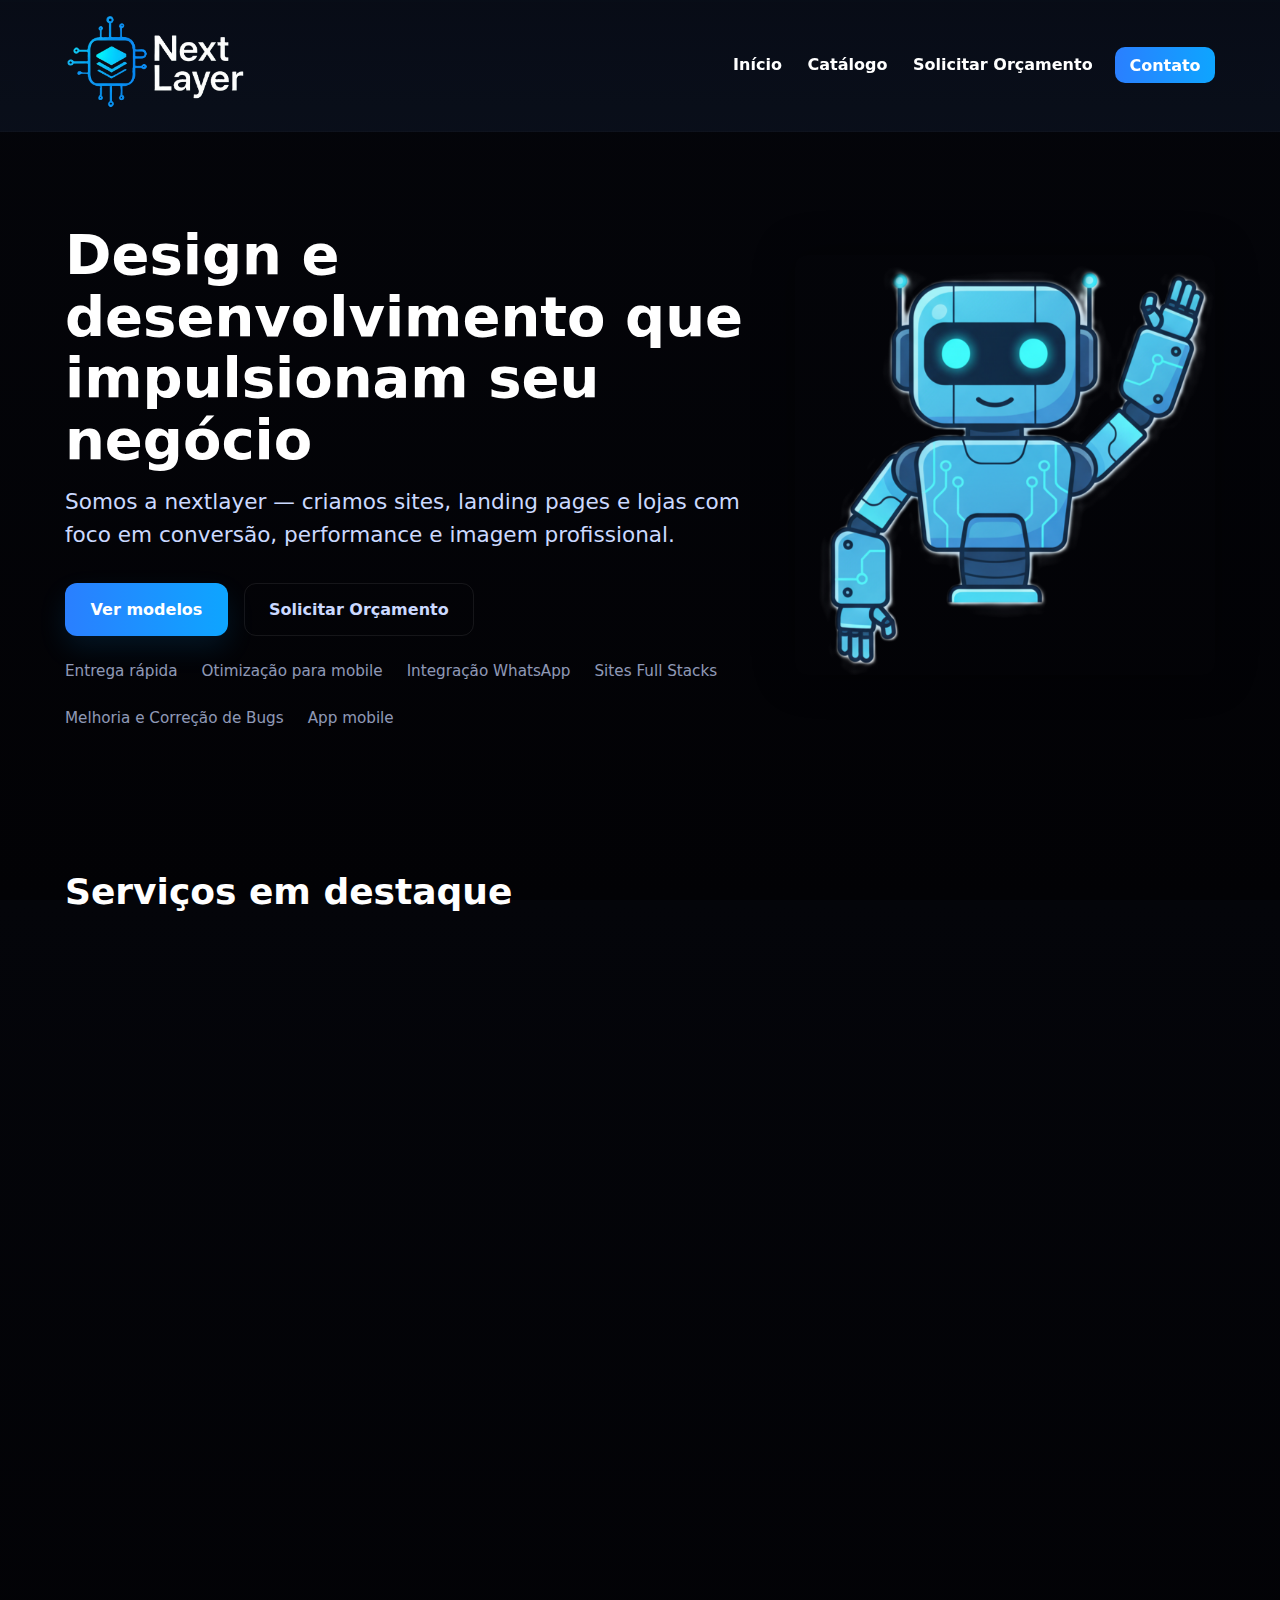
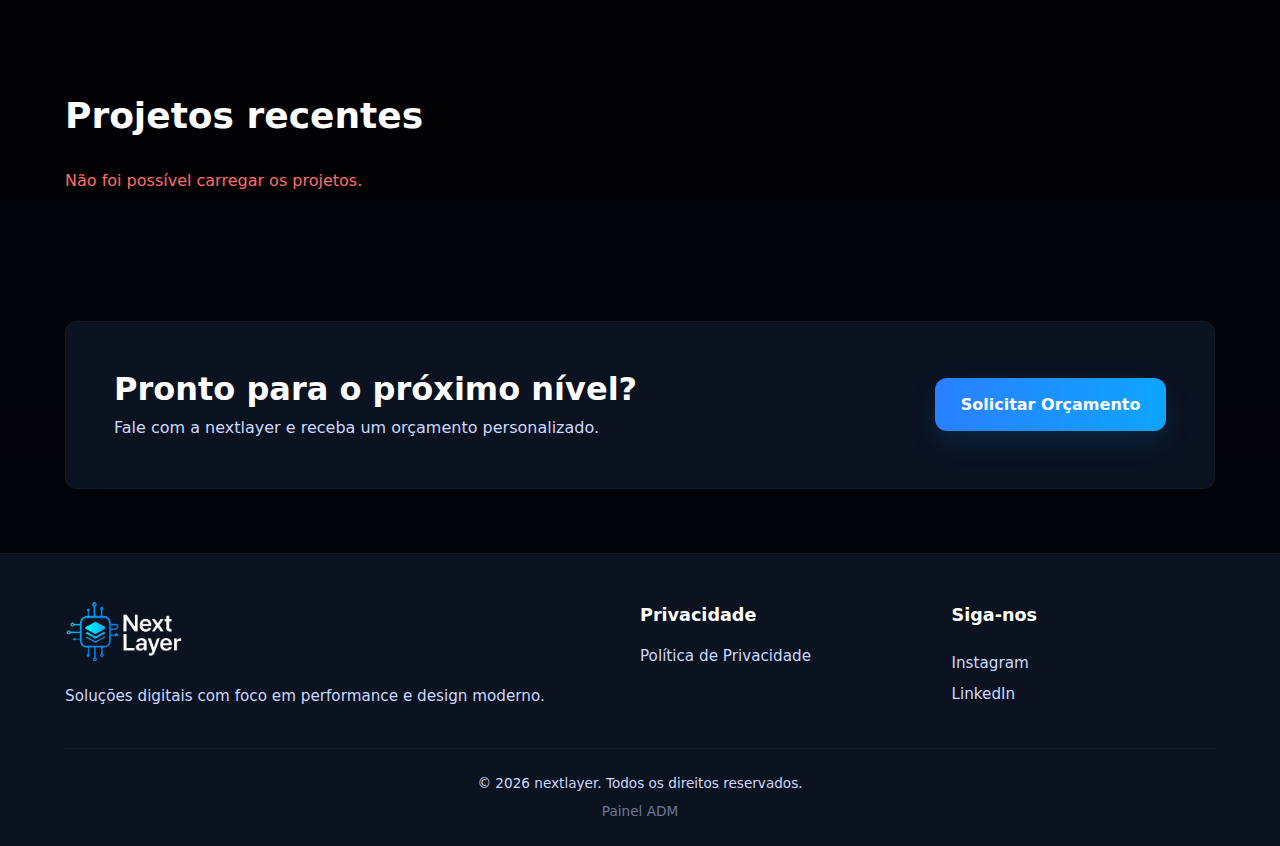
<file: index.html>
<!doctype html>
<html lang="pt-BR">
<head>
  <meta charset="utf-8" />
  <meta name="viewport" content="width=device-width,initial-scale=1" />
  <title>nextlayer — Início</title>
  <meta name="description" content="nextlayer — Desenvolvimento web, landing pages, lojas e soluções digitais com design criativo e performance." />
  <link rel="icon" href="images/icon.png" />
  <link rel="stylesheet" href="style.css" />
</head>
<body>
  <header class="navbar" role="banner">
    <div class="container">
      <div class="logo">
        <a href="index.html" aria-label="nextlayer — Início">
          <img src="images/logo retangular.png" alt="nextlayer — logo" />
        </a>
      </div>

      <nav role="navigation" aria-label="Menu principal">
        <button class="mobile-nav-trigger" aria-expanded="false" aria-controls="nav-list" title="Abrir menu">☰</button>
        <ul id="nav-list">
          <li><a href="index.html">Início</a></li>
          <li><a href="catalogo.html">Catálogo</a></li>
          <li><a href="criacao.html">Solicitar Orçamento</a></li>
          <li><a id="nav-contato" href="#contato">Contato</a></li>
        </ul>
      </nav>
    </div>
  </header>

  <main>
    <section class="hero animate-hero" id="home" aria-labelledby="hero-title">
      <div class="container hero-inner">
        <div class="hero-grid">
          <div class="hero-text">
            <h1 id="hero-title">Design e desenvolvimento que impulsionam seu negócio</h1>
            <p>Somos a nextlayer — criamos sites, landing pages e lojas com foco em conversão, performance e imagem profissional.</p>
            <div class="hero-ctas">
              <a class="cta-button" href="catalogo.html">Ver modelos</a>
              <a class="cta-outline" href="criacao.html">Solicitar Orçamento</a>
            </div>
            <ul class="hero-quick">
              <li>Entrega rápida</li>
              <li>Otimização para mobile</li>
              <li>Integração WhatsApp</li>
               <li>Sites Full Stacks</li>
               <li>Melhoria e Correção de Bugs</li>
               <li>App mobile</li>
            </ul>
          </div>
          <div class="hero-media" aria-hidden="true">
            <img src="images/robo.png" alt="" />
          </div>
        </div>
      </div>
    </section>

    <section class="page-content container animate-entry" id="servicos">
      <h2>Serviços em destaque</h2>
      <div class="servicos-grid">
        <article class="servico-card" tabindex="0" aria-labelledby="s1">
          <img src="serviços/landing page.png" alt="" class="card-img" />
          <div class="icon">🎯</div>
          <h3 id="s1">Landing Pages de alta conversão</h3>
          <p>Páginas focadas em resultados: copy, design, formulário e integração com WhatsApp.</p>
          <a class="card-link" href="criacao.html">Quero essa</a>
          <div class="decor-squares"><span></span><span></span><span></span></div>
        </article>
        <article class="servico-card" tabindex="0" aria-labelledby="s2">
          <img src="serviços/site institucuional.png" alt="" class="card-img" />
          <div class="icon">🧩</div>
          <h3 id="s2">Sites institucionais</h3>
          <p>Sites leves, rápidos e fáceis de manter — perfeitos para mostrar seu trabalho.</p>
          <a class="card-link" href="catalogo.html">Ver modelos</a>
          <div class="decor-squares"><span></span><span></span><span></span></div>
        </article>
        <article class="servico-card" tabindex="0" aria-labelledby="s3">
          <img src="serviços/lojas e e-commerce.png" alt="" class="card-img" />
          <div class="icon">🛒</div>
          <h3 id="s3">Lojas e e-commerce</h3>
          <p>Plataformas de venda otimizadas e integradas com pagamentos e estoque.</p>
          <a class="card-link" href="criacao.html">Falar sobre</a>
          <div class="decor-squares"><span></span><span></span><span></span></div>
        </article>
      </div>
    </section>

  <section class="page-content container" id="portfolio">
  <h2>Projetos recentes</h2>
  <div class="portfolio-grid" id="recentes-grid">
    <p>Carregando projetos...</p>
  </div>
</section>

    <section class="page-content container page-banner contact-cta" id="contato">
      <div class="cta-grid">
        <div>
          <h2>Pronto para o próximo nível?</h2>
          <p>Fale com a nextlayer e receba um orçamento personalizado.</p>
        </div>
          <a class="cta-button" href="criacao.html">Solicitar Orçamento</a>
        </div>
      </div>
    </section>
  </main>

  <div id="contactModal" class="modal-overlay" aria-hidden="true" role="dialog" aria-modal="true">
    <div class="modal-content">
      <button class="modal-close" id="closeContactModal" aria-label="Fechar janela de contato">×</button>
      <h3>Como podemos ajudar?</h3>
      <p>Escolha a melhor forma de falar com a nossa equipe.</p>
      <div class="modal-actions">
        <a id="contactModalEmailBtn" class="cta-button modal-action-btn" href="mailto:nextlayerempresarial@gmail.com">
          <svg xmlns="http://www.w3.org/2000/svg" viewBox="0 0 24 24" fill="currentColor" width="20" height="20"><path d="M3 3h18a1 1 0 0 1 1 1v16a1 1 0 0 1-1 1H3a1 1 0 0 1-1-1V4a1 1 0 0 1 1-1zm17 3.38V19H4V6.38l8 5.15 8-5.15zM4.6 5L12 9.77 19.4 5H4.6z"/></svg>
          <span>Enviar e-mail</span>
        </a>
        <a class="cta-button modal-action-btn" href="https://wa.me/5511999999999?text=Olá!%20Gostaria%20de%20falar%20com%20a%20nextlayer" target="_blank" style="background: #25D366;">
          <svg xmlns="http://www.w3.org/2000/svg" width="20" height="20" fill="currentColor" viewBox="0 0 16 16">
            <path d="M13.601 2.326A7.854 7.854 0 0 0 7.994 0C3.627 0 .068 3.558.064 7.926c0 1.399.366 2.76 1.057 3.965L0 16l4.204-1.102a7.933 7.933 0 0 0 3.79.965h.004c4.368 0 7.926-3.558 7.93-7.93A7.898 7.898 0 0 0 13.6 2.326zM7.994 14.521a6.573 6.573 0 0 1-3.356-.92l-.24-.144-2.494.654.666-2.433-.156-.251a6.56 6.56 0 0 1-1.007-3.505c0-3.626 2.957-6.584 6.591-6.584a6.56 6.56 0 0 1 4.66 1.931 6.557 6.557 0 0 1 1.928 4.66c-.004 3.626-2.957 6.584-6.591 6.584zm3.615-4.934c-.197-.099-1.17-.578-1.353-.646-.182-.065-.315-.098-.448.098-.133.196-.514.646-.629.774-.114.128-.232.145-.448.049-.214-.098-.921-.332-1.751-1.071-.646-.579-1.08-1.29-1.218-1.506-.137-.215-.01-.331.093-.432.098-.099.221-.242.329-.36a.417.417 0 0 0 .093-.314c0-.131-.448-1.07-.612-1.442-.164-.372-.33-.314-.448-.314a.885.885 0 0 0-.448.123c-.14.116-.481.464-.646.63-.164.167-.329.418-.329.851 0 .432.339.851.768 1.478.43.628.895 1.156 1.776 1.838.47.37.84.598 1.12.798.37.258.736.467 1.059.584.552.201 1.06.176 1.463.107.4-.068 1.17-.48 1.334-.949.166-.469.166-.869.117-.957-.048-.088-.197-.148-.413-.242z"/>
          </svg>
          <span>Enviar WhatsApp</span>
        </a>
        </div>
    </div>
  </div>

  <div id="solicitationModal" class="modal-overlay" aria-hidden="true" role="dialog" aria-modal="true">
    <div class="modal-content">
      <button class="modal-close" id="closeSolicitationModal" aria-label="Fechar janela">×</button>
      <h3>Solicitar Orçamento</h3>
      <p>Preencha os dados abaixo e enviaremos a proposta.</p>
      
      <div class="info-box">
        <strong>Como funciona?</strong>
        <p>Após o envio, seu projeto será avaliado. Em seguida, enviaremos o prazo, o que o site conterá, o contrato e todas as demais informações pelo seu meio de contato.</p>
      </div>

      <form id="form-orcamento-modal" class="form-grid" action="#" method="post" onsubmit="return false;">
        <div class="form-group">
          <label for="nome-modal">Nome</label>
          <input id="nome-modal" name="nome" required placeholder="Seu nome completo" />
        </div>
        <div class="form-group">
          <label for="empresa-modal">Empresa (opcional)</label>
          <input id="empresa-modal" name="empresa" placeholder="Nome da sua empresa" />
        </div>
        <div class="form-group">
          <label for="email-modal">E-mail</label>
          <input id="email-modal" name="email" type="email" required placeholder="seu-email@dominio.com" />
        </div>
        <div class="form-group">
          <label for="whatsapp-modal">Telefone (com DDD)</label>
          <input id="whatsapp-modal" name="whatsapp" required placeholder="61999999999" />
        </div>
        <div class="form-group full">
          <label for="descricao-modal">Descreva seu projeto</label>
          <textarea id="descricao-modal" name="descricao" rows="4" required placeholder="Ex: Quero um site de landing page para..."></textarea>
        </div>
        
        <div class="form-actions full">
          <div class="form-actions-split">
            <button type="submit" class="cta-button" id="sendBudgetModalWpp">
              <svg xmlns="http://www.w3.org/2000/svg" width="18" height="18" fill="currentColor" viewBox="0 0 16 16">
                <path d="M13.601 2.326A7.854 7.854 0 0 0 7.994 0C3.627 0 .068 3.558.064 7.926c0 1.399.366 2.76 1.057 3.965L0 16l4.204-1.102a7.933 7.933 0 0 0 3.79.965h.004c4.368 0 7.926-3.558 7.93-7.93A7.898 7.898 0 0 0 13.6 2.326zM7.994 14.521a6.573 6.573 0 0 1-3.356-.92l-.24-.144-2.494.654.666-2.433-.156-.251a6.56 6.56 0 0 1-1.007-3.505c0-3.626 2.957-6.584 6.591-6.584a6.56 6.56 0 0 1 4.66 1.931 6.557 6.557 0 0 1 1.928 4.66c-.004 3.626-2.957 6.584-6.591 6.584zm3.615-4.934c-.197-.099-1.17-.578-1.353-.646-.182-.065-.315-.098-.448.098-.133.196-.514.646-.629.774-.114.128-.232.145-.448.049-.214-.098-.921-.332-1.751-1.071-.646-.579-1.08-1.29-1.218-1.506-.137-.215-.01-.331.093-.432.098-.099.221-.242.329-.36a.417.417 0 0 0 .093-.314c0-.131-.448-1.07-.612-1.442-.164-.372-.33-.314-.448-.314a.885.885 0 0 0-.448.123c-.14.116-.481.464-.646.63-.164.167-.329.418-.329.851 0 .432.339.851.768 1.478.43.628.895 1.156 1.776 1.838.47.37.84.598 1.12.798.37.258.736.467 1.059.584.552.201 1.06.176 1.463.107.4-.068 1.17-.48 1.334-.949.166-.469.166-.869.117-.957-.048-.088-.197-.148-.413-.242z"/>
              </svg>
              Enviar via WhatsApp
            </button>
            <button type="submit" class="cta-outline" id="sendBudgetModalEmail">
              <svg xmlns="http://www.w3.org/2000/svg" viewBox="0 0 20 20" fill="currentColor" width="18" height="18">
                <path d="M3 4a2 2 0 00-2 2v1.161l8.441 4.22a1 1 0 00.118.05l.841.42a1 1 0 00.201 0l.841-.42a1 1 0 00.118-.05L19 7.16V6a2 2 0 00-2-2H3z"></path>
                <path d="M19 9.162l-7.841 3.92a1 1 0 01-1.118 0L2 9.162V14a2 2 0 002 2h12a2 2 0 002-2V9.162z"></path>
              </svg>
              Enviar via E-mail
            </button>
          </div>
        </div>
      </form>
      </div>
  </div>

 <footer class="footer" role="contentinfo">
    <div class="container">
      <div class="footer-inner">
        <div class="footer-left">
          <img src="images/logo retangular.png" alt="nextlayer" class="footer-logo" />
          <p class="footer-desc">Soluções digitais com foco em performance e design moderno.</p>
        </div>
        <div class="footer-right">
          <h4>Privacidade</h4>
          <ul>
            <li><a href="politicas-de-privacidade.html">Política de Privacidade</a></li>
          </ul>
        </div>
        <div class="footer-social">
          <h4>Siga-nos</h4>
          <a href="#">Instagram</a>
          <a href="#">LinkedIn</a>
        </div>
      </div>
      <div class="footer-bottom">
        <p>&copy; <span id="ano">2023</span> nextlayer. Todos os direitos reservados.</p>
        <p style="margin-top: 0.5rem; opacity: 0.5;">
          <a href="login.html" style="color: inherit; text-decoration: none;">Painel ADM</a>
        </p>
      </div>
    </div>
  </footer>

 <nav class="mobile-nav-bar" aria-label="Navegação principal móvel">
    <a href="index.html" class="mobile-nav-link" data-page="index.html">
      <svg xmlns="http://www.w3.org/2000/svg" viewBox="0 0 24 24" fill="currentColor"><path d="M10 20v-6h4v6h5v-8h3L12 3 2 12h3v8h5z"/></svg>
      <span>Início</span>
    </a>
    <a href="catalogo.html" class="mobile-nav-link" data-page="catalogo.html">
      <svg xmlns="http://www.w3.org/2000/svg" viewBox="0 0 24 24" fill="currentColor"><path d="M13 13v8h8v-8h-8zM3 21h8v-8H3v8zM3 3v8h8V3H3zm13.66-1.31L11 7.34 16.66 13l5.66-5.66-5.66-5.65z"/></svg>
      <span>Catálogo</span>
    </a>
    <a href="criacao.html" class="mobile-nav-link" data-page="criacao.html">
      <svg xmlns="http://www.w3.org/2000/svg" viewBox="0 0 24 24" fill="currentColor"><path d="M14 2H6c-1.1 0-1.99.9-1.99 2L4 20c0 1.1.89 2 1.99 2H18c1.1 0 2-.9 2-2V8l-6-6zm2 16H8v-2h8v2zm0-4H8v-2h8v2zm-3-5V3.5L18.5 9H13z"/></svg>
      <span>Orçamento</span>
    </a>
    <button class="mobile-nav-link" id="mobile-nav-contato">
      <svg xmlns="http://www.w3.org/2000/svg" viewBox="0 0 24 24" fill="currentColor"><path d="M21.99 4c0-1.1-.89-2-1.99-2H4c-1.1 0-2 .9-2 2v12c0 1.1.9 2 2 2h14l4 4-.01-18zM18 14H6v-2h12v2zm0-3H6V9h12v2zm0-3H6V6h12v2z"/></svg>
      <span>Contato</span>
    </button>
  </nav>

 <script src="script.js"></script>
<script src="home.js"></script> </body>
</html>
</file>
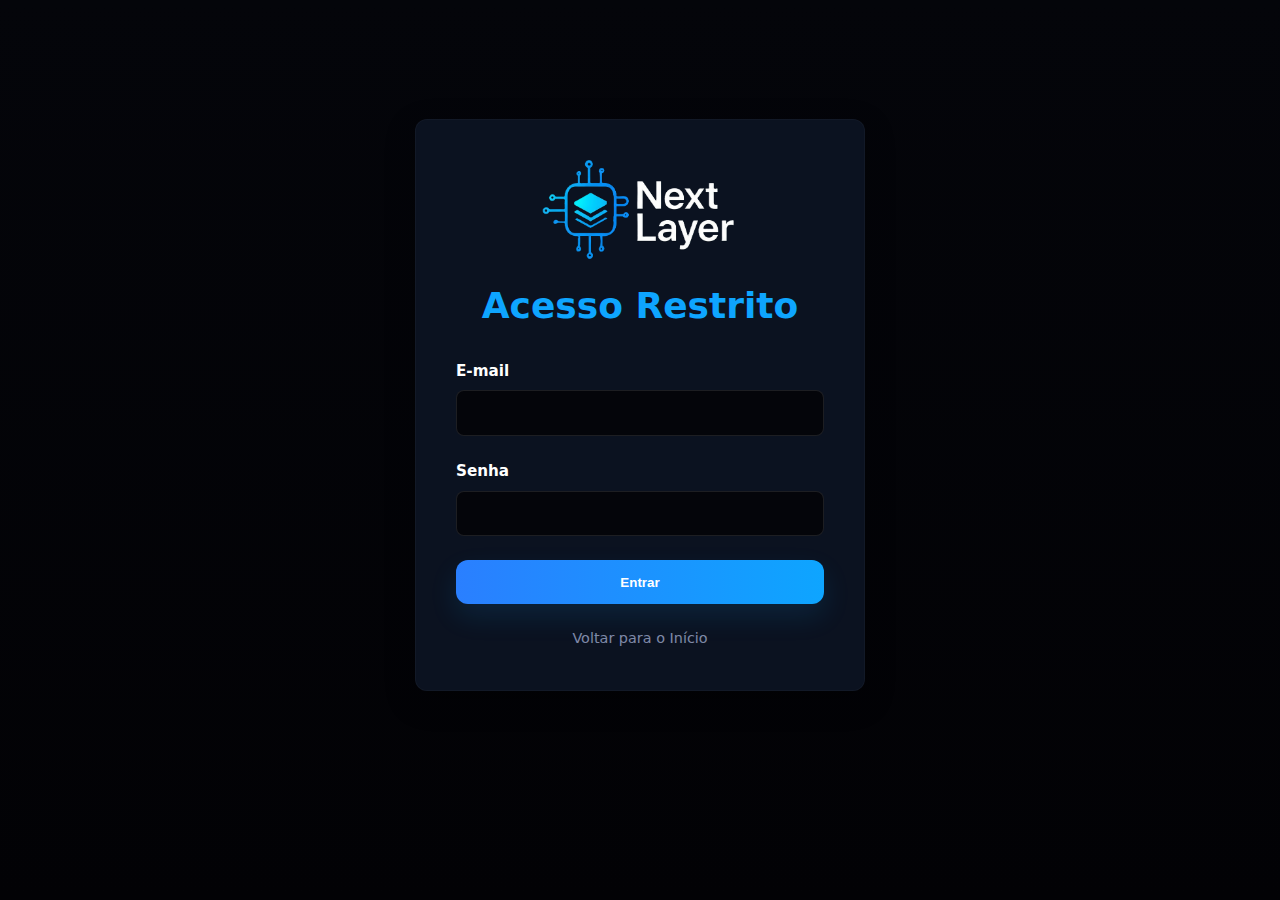
<file: admin.html>
<!doctype html>
<html lang="pt-BR">
<head>
  <meta charset="utf-8" />
  <meta name="viewport" content="width=device-width,initial-scale=1" />
  <title>Next Layer - Dashboard</title>
  <link rel="stylesheet" href="style.css" />
  <link rel="icon" href="images/icon.png" />
  <link rel="stylesheet" href="admin.css" />
</head>
<body>
  <header class="navbar" role="banner">
    <div class="container">
      <div class="logo">
        <a href="index.html" aria-label="nextlayer — Início">
          <img src="images/logo retangular.png" alt="nextlayer — logo" />
        </a>
      </div>
      <nav>
        <button id="logout-button" class="cta-outline">Sair</button>
      </nav>
    </div>
  </header>

  <main class="container page-content">
    
    <div class="admin-grid">
      
      <div class="form-container">
        <form id="projeto-form" class="admin-form form-grid">
          
          <h3 id="form-title">Adicionar Novo Projeto</h3>
          <input type="hidden" id="projeto-id" name="projetoId">
          
          <div class="form-group">
            <label for="nome">Nome do Projeto</label>
            <input id="nome" name="nome" required />
          </div>
          
          <div class="form-group">
            <label for="imagem">Imagem (PNG, JPG)</label>
            <input id="imagem" name="imagem" type="file" />
          </div>

          <div class="form-group full">
            <label for="descricao">Descrição</label>
            <textarea id="descricao" name="descricao" rows="4" required></textarea>
          </div>
          
          <div class="form-group full">
            <label for="demo_url">Link de Demonstração (URL)</label>
            <input id="demo_url" name="demo_url" placeholder="Ex: https://demo.exemplo.com" />
          </div>
          
          <div class="form-actions full">
            <button type="submit" class="cta-button" id="form-submit-btn">Adicionar Projeto</button>
            <button type="button" class="cta-outline" id="cancel-edit-btn" style="display: none;">Cancelar Edição</button>
          </div>
          <p id="success-message" class="success-message"></p>
        </form>
      </div>

      <div class="list-container">
        <h2>Projetos Adicionados</h2>
        <div id="projetos-lista">
          <p>Carregando projetos...</p>
        </div>
      </div>

    </div> </main>
  
  <script src="admin.js"></script>
</body>
</html>
</file>
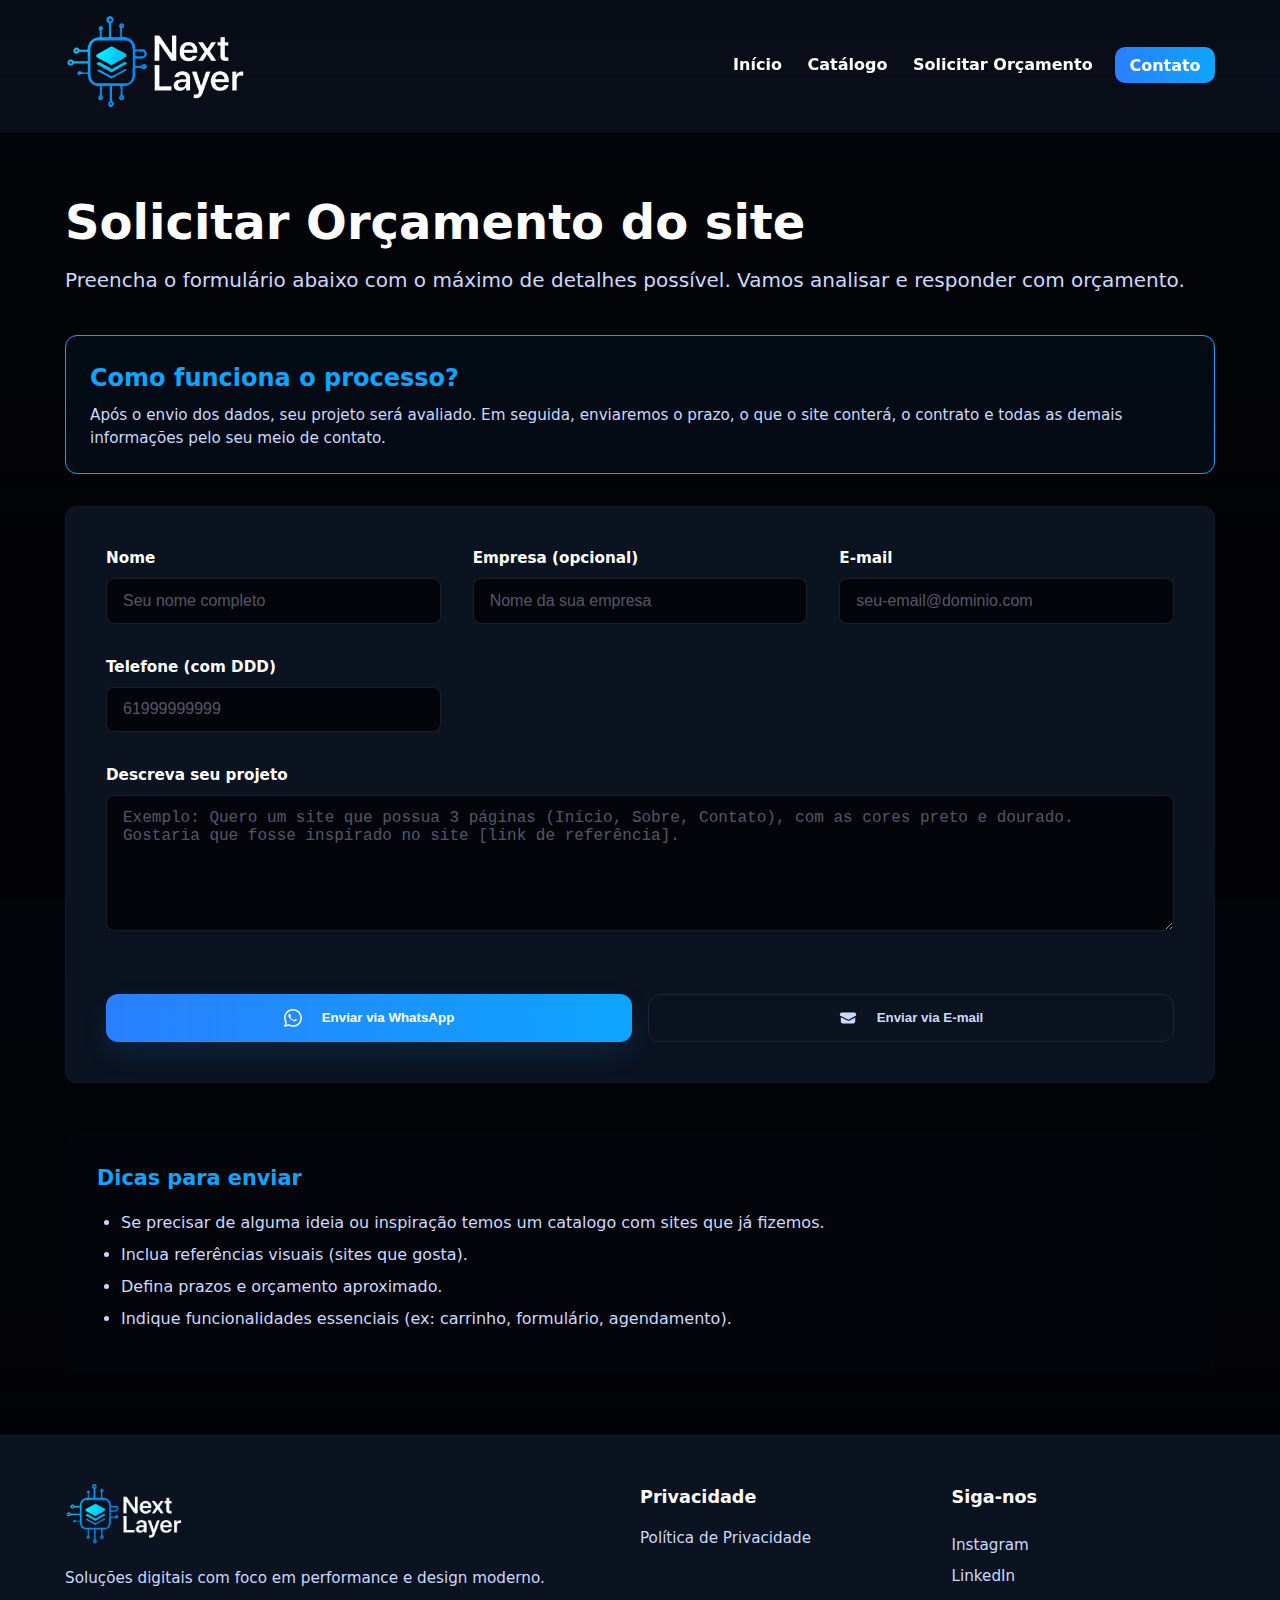
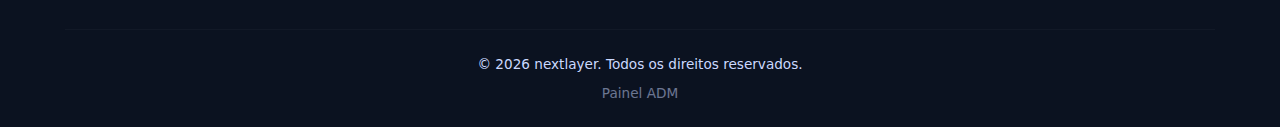
<file: criacao.html>
<!doctype html>
<html lang="pt-BR">
<head>
  <meta charset="utf-8" />
  <meta name="viewport" content="width=device-width,initial-scale=1" />
  <title>nextlayer — Criação & Orçamento</title>
  <meta name="description" content="Solicite criação de site, landing page ou loja. Conte-nos o projeto e receba orçamento." />
  <link rel="stylesheet" href="style.css" />
  <link rel="icon" href="images/icon.png" />
</head>
<body>
  <header class="navbar" role="banner">
    <div class="container">
      <div class="logo">
        <a href="index.html" aria-label="nextlayer — Início">
          <img src="images/logo retangular.png" alt="nextlayer — logo" />
        </a>
      </div>

      <nav role="navigation" aria-label="Menu principal">
        <button class="mobile-nav-trigger" aria-expanded="false" aria-controls="nav-list" title="Abrir menu">☰</button>
        <ul id="nav-list">
          <li><a href="index.html">Início</a></li>
          <li><a href="catalogo.html">Catálogo</a></li>
          <li><a href="criacao.html">Solicitar Orçamento</a></li>
          <li><a id="nav-contato" href="#contato">Contato</a></li>
        </ul>
      </nav>
    </div>
  </header>

  <main class="container page-content animate-entry">
    <h1>Solicitar Orçamento do site</h1>
    <p class="lead">Preencha o formulário abaixo com o máximo de detalhes possível. Vamos analisar e responder com orçamento.</p>

    <div class="info-box" style="margin-bottom: 2rem;">
      <h3>Como funciona o processo?</h3>
      <p>Após o envio dos dados, seu projeto será avaliado. Em seguida, enviaremos o prazo, o que o site conterá, o contrato e todas as demais informações pelo seu meio de contato.</p>
    </div>

    <form id="form-orcamento" class="form-grid" action="#" method="post" onsubmit="return false;">
      <div class="form-group">
        <label for="nome">Nome</label>
        <input id="nome" name="nome" required placeholder="Seu nome completo" />
      </div>
      <div class="form-group">
        <label for="empresa">Empresa (opcional)</label>
        <input id="empresa" name="empresa" placeholder="Nome da sua empresa" />
      </div>
      <div class="form-group">
        <label for="email">E-mail</label>
        <input id="email" name="email" type="email" required placeholder="seu-email@dominio.com" />
      </div>
      <div class="form-group">
        <label for="whatsapp">Telefone (com DDD)</label>
        <input id="whatsapp" name="whatsapp" required placeholder="61999999999" />
      </div>
      <div class="form-group full">
        <label for="descricao">Descreva seu projeto</label>
        <textarea id="descricao" name="descricao" rows="6" required placeholder="Exemplo: Quero um site que possua 3 páginas (Início, Sobre, Contato), com as cores preto e dourado. Gostaria que fosse inspirado no site [link de referência]."></textarea>
      </div>

      <div class="form-actions full">
        <div class="form-actions-split">
          <button type="submit" class="cta-button" id="sendBudgetWpp">
            <svg xmlns="http://www.w3.org/2000/svg" width="18" height="18" fill="currentColor" viewBox="0 0 16 16">
              <path d="M13.601 2.326A7.854 7.854 0 0 0 7.994 0C3.627 0 .068 3.558.064 7.926c0 1.399.366 2.76 1.057 3.965L0 16l4.204-1.102a7.933 7.933 0 0 0 3.79.965h.004c4.368 0 7.926-3.558 7.93-7.93A7.898 7.898 0 0 0 13.6 2.326zM7.994 14.521a6.573 6.573 0 0 1-3.356-.92l-.24-.144-2.494.654.666-2.433-.156-.251a6.56 6.56 0 0 1-1.007-3.505c0-3.626 2.957-6.584 6.591-6.584a6.56 6.56 0 0 1 4.66 1.931 6.557 6.557 0 0 1 1.928 4.66c-.004 3.626-2.957 6.584-6.591 6.584zm3.615-4.934c-.197-.099-1.17-.578-1.353-.646-.182-.065-.315-.098-.448.098-.133.196-.514.646-.629.774-.114.128-.232.145-.448.049-.214-.098-.921-.332-1.751-1.071-.646-.579-1.08-1.29-1.218-1.506-.137-.215-.01-.331.093-.432.098-.099.221-.242.329-.36a.417.417 0 0 0 .093-.314c0-.131-.448-1.07-.612-1.442-.164-.372-.33-.314-.448-.314a.885.885 0 0 0-.448.123c-.14.116-.481.464-.646.63-.164.167-.329.418-.329.851 0 .432.339.851.768 1.478.43.628.895 1.156 1.776 1.838.47.37.84.598 1.12.798.37.258.736.467 1.059.584.552.201 1.06.176 1.463.107.4-.068 1.17-.48 1.334-.949.166-.469.166-.869.117-.957-.048-.088-.197-.148-.413-.242z"/>
            </svg>
            Enviar via WhatsApp
          </button>
          <button type="submit" class="cta-outline" id="sendBudgetEmail">
            <svg xmlns="http://www.w3.org/2000/svg" viewBox="0 0 20 20" fill="currentColor" width="18" height="18">
              <path d="M3 4a2 2 0 00-2 2v1.161l8.441 4.22a1 1 0 00.118.05l.841.42a1 1 0 00.201 0l.841-.42a1 1 0 00.118-.05L19 7.16V6a2 2 0 00-2-2H3z"></path>
              <path d="M19 9.162l-7.841 3.92a1 1 0 01-1.118 0L2 9.162V14a2 2 0 002 2h12a2 2 0 002-2V9.162z"></path>
            </svg>
            Enviar via E-mail
          </button>
        </div>
      </div>
    </form>

    <aside class="tips">
      <h3>Dicas para enviar</h3>
      <ul>
        <li>Se precisar de alguma ideia ou inspiração temos um catalogo com sites que já fizemos.</li>
        <li>Inclua referências visuais (sites que gosta).</li>
        <li>Defina prazos e orçamento aproximado.</li>
        <li>Indique funcionalidades essenciais (ex: carrinho, formulário, agendamento).</li>
      </ul>
    </aside>
  </main>

  <div id="contactModal" class="modal-overlay" aria-hidden="true" role="dialog" aria-modal="true">
    <div class="modal-content">
      <button class="modal-close" id="closeContactModal" aria-label="Fechar janela de contato">×</button>
      <h3>Como podemos ajudar?</h3>
      <p>Escolha a melhor forma de falar com a nossa equipe.</p>
      <div class="modal-actions">
        <a id="contactModalEmailBtn" class="cta-button modal-action-btn" href="mailto:nextlayerempresarial@gmail.com">
          <svg xmlns="http://www.w3.org/2000/svg" viewBox="0 0 24 24" fill="currentColor" width="20" height="20"><path d="M3 3h18a1 1 0 0 1 1 1v16a1 1 0 0 1-1 1H3a1 1 0 0 1-1-1V4a1 1 0 0 1 1-1zm17 3.38V19H4V6.38l8 5.15 8-5.15zM4.6 5L12 9.77 19.4 5H4.6z"/></svg>
          <span>Enviar e-mail</span>
        </a>
        <a class="cta-button modal-action-btn" href="https://wa.me/5511999999999?text=Olá!%20Gostaria%20de%20falar%20com%20a%20nextlayer" target="_blank" style="background: #25D366;">
          <svg xmlns="http://www.w3.org/2000/svg" width="20" height="20" fill="currentColor" viewBox="0 0 16 16">
            <path d="M13.601 2.326A7.854 7.854 0 0 0 7.994 0C3.627 0 .068 3.558.064 7.926c0 1.399.366 2.76 1.057 3.965L0 16l4.204-1.102a7.933 7.933 0 0 0 3.79.965h.004c4.368 0 7.926-3.558 7.93-7.93A7.898 7.898 0 0 0 13.6 2.326zM7.994 14.521a6.573 6.573 0 0 1-3.356-.92l-.24-.144-2.494.654.666-2.433-.156-.251a6.56 6.56 0 0 1-1.007-3.505c0-3.626 2.957-6.584 6.591-6.584a6.56 6.56 0 0 1 4.66 1.931 6.557 6.557 0 0 1 1.928 4.66c-.004 3.626-2.957 6.584-6.591 6.584zm3.615-4.934c-.197-.099-1.17-.578-1.353-.646-.182-.065-.315-.098-.448.098-.133.196-.514.646-.629.774-.114.128-.232.145-.448.049-.214-.098-.921-.332-1.751-1.071-.646-.579-1.08-1.29-1.218-1.506-.137-.215-.01-.331.093-.432.098-.099.221-.242.329-.36a.417.417 0 0 0 .093-.314c0-.131-.448-1.07-.612-1.442-.164-.372-.33-.314-.448-.314a.885.885 0 0 0-.448.123c-.14.116-.481.464-.646.63-.164.167-.329.418-.329.851 0 .432.339.851.768 1.478.43.628.895 1.156 1.776 1.838.47.37.84.598 1.12.798.37.258.736.467 1.059.584.552.201 1.06.176 1.463.107.4-.068 1.17-.48 1.334-.949.166-.469.166-.869.117-.957-.048-.088-.197-.148-.413-.242z"/>
          </svg>
          <span>Enviar WhatsApp</span>
        </a>
        </div>
    </div>
  </div>

  <div id="solicitationModal" class="modal-overlay" aria-hidden="true" role="dialog" aria-modal="true">
    <div class="modal-content">
      <button class="modal-close" id="closeSolicitationModal" aria-label="Fechar janela">×</button>
      <h3>Solicitar Orçamento</h3>
      <p>Preencha os dados abaixo e enviaremos a proposta.</p>
      
      <div class="info-box">
        <strong>Como funciona?</strong>
        <p>Após o envio, seu projeto será avaliado. Em seguida, enviaremos o prazo, o que o site conterá, o contrato e todas as demais informações pelo seu meio de contato.</p>
      </div>

      <form id="form-orcamento-modal" class="form-grid" action="#" method="post" onsubmit="return false;">
        <div class="form-group">
          <label for="nome-modal">Nome</label>
          <input id="nome-modal" name="nome" required placeholder="Seu nome completo" />
        </div>
        <div class="form-group">
          <label for="empresa-modal">Empresa (opcional)</label>
          <input id="empresa-modal" name="empresa" placeholder="Nome da sua empresa" />
        </div>
        <div class="form-group">
          <label for="email-modal">E-mail</label>
          <input id="email-modal" name="email" type="email" required placeholder="seu-email@dominio.com" />
        </div>
        <div class="form-group">
          <label for="whatsapp-modal">Telefone (com DDD)</label>
          <input id="whatsapp-modal" name="whatsapp" required placeholder="61999999999" />
        </div>
        <div class="form-group full">
          <label for="descricao-modal">Descreva seu projeto</label>
          <textarea id="descricao-modal" name="descricao" rows="4" required placeholder="Ex: Quero um site de landing page para..."></textarea>
        </div>
        
        <div class="form-actions full">
          <div class="form-actions-split">
            <button type="submit" class="cta-button" id="sendBudgetModalWpp">
              <svg xmlns="http://www.w3.org/2000/svg" width="18" height="18" fill="currentColor" viewBox="0 0 16 16">
                <path d="M13.601 2.326A7.854 7.854 0 0 0 7.994 0C3.627 0 .068 3.558.064 7.926c0 1.399.366 2.76 1.057 3.965L0 16l4.204-1.102a7.933 7.933 0 0 0 3.79.965h.004c4.368 0 7.926-3.558 7.93-7.93A7.898 7.898 0 0 0 13.6 2.326zM7.994 14.521a6.573 6.573 0 0 1-3.356-.92l-.24-.144-2.494.654.666-2.433-.156-.251a6.56 6.56 0 0 1-1.007-3.505c0-3.626 2.957-6.584 6.591-6.584a6.56 6.56 0 0 1 4.66 1.931 6.557 6.557 0 0 1 1.928 4.66c-.004 3.626-2.957 6.584-6.591 6.584zm3.615-4.934c-.197-.099-1.17-.578-1.353-.646-.182-.065-.315-.098-.448.098-.133.196-.514.646-.629.774-.114.128-.232.145-.448.049-.214-.098-.921-.332-1.751-1.071-.646-.579-1.08-1.29-1.218-1.506-.137-.215-.01-.331.093-.432.098-.099.221-.242.329-.36a.417.417 0 0 0 .093-.314c0-.131-.448-1.07-.612-1.442-.164-.372-.33-.314-.448-.314a.885.885 0 0 0-.448.123c-.14.116-.481.464-.646.63-.164.167-.329.418-.329.851 0 .432.339.851.768 1.478.43.628.895 1.156 1.776 1.838.47.37.84.598 1.12.798.37.258.736.467 1.059.584.552.201 1.06.176 1.463.107.4-.068 1.17-.48 1.334-.949.166-.469.166-.869.117-.957-.048-.088-.197-.148-.413-.242z"/>
              </svg>
              Enviar via WhatsApp
            </button>
            <button type="submit" class="cta-outline" id="sendBudgetModalEmail">
              <svg xmlns="http://www.w3.org/2000/svg" viewBox="0 0 20 20" fill="currentColor" width="18" height="18">
                <path d="M3 4a2 2 0 00-2 2v1.161l8.441 4.22a1 1 0 00.118.05l.841.42a1 1 0 00.201 0l.841-.42a1 1 0 00.118-.05L19 7.16V6a2 2 0 00-2-2H3z"></path>
                <path d="M19 9.162l-7.841 3.92a1 1 0 01-1.118 0L2 9.162V14a2 2 0 002 2h12a2 2 0 002-2V9.162z"></path>
              </svg>
              Enviar via E-mail
            </button>
          </div>
        </div>
      </form>
      </div>
  </div>


 <footer class="footer" role="contentinfo">
    <div class="container">
      <div class="footer-inner">
        <div class="footer-left">
          <img src="images/logo retangular.png" alt="nextlayer" class="footer-logo" />
          <p class="footer-desc">Soluções digitais com foco em performance e design moderno.</p>
        </div>
        <div class="footer-right">
          <h4>Privacidade</h4>
          <ul>
            <li><a href="politicas-de-privacidade.html">Política de Privacidade</a></li>
          </ul>
        </div>
        <div class="footer-social">
          <h4>Siga-nos</h4>
          <a href="#">Instagram</a>
          <a href="#">LinkedIn</a>
        </div>
      </div>
     <div class="footer-bottom">
        <p>&copy; <span id="ano">2023</span> nextlayer. Todos os direitos reservados.</p>
        <p style="margin-top: 0.5rem; opacity: 0.5;">
          <a href="login.html" style="color: inherit; text-decoration: none;">Painel ADM</a>
        </p>
      </div>
    </div>
  </footer>
<nav class="mobile-nav-bar" aria-label="Navegação principal móvel">
    <a href="index.html" class="mobile-nav-link" data-page="index.html">
      <svg xmlns="http://www.w3.org/2000/svg" viewBox="0 0 24 24" fill="currentColor"><path d="M10 20v-6h4v6h5v-8h3L12 3 2 12h3v8h5z"/></svg>
      <span>Início</span>
    </a>
    <a href="catalogo.html" class="mobile-nav-link" data-page="catalogo.html">
      <svg xmlns="http://www.w3.org/2000/svg" viewBox="0 0 24 24" fill="currentColor"><path d="M13 13v8h8v-8h-8zM3 21h8v-8H3v8zM3 3v8h8V3H3zm13.66-1.31L11 7.34 16.66 13l5.66-5.66-5.66-5.65z"/></svg>
      <span>Catálogo</span>
    </a>
    <a href="criacao.html" class="mobile-nav-link" data-page="criacao.html">
      <svg xmlns="http://www.w3.org/2000/svg" viewBox="0 0 24 24" fill="currentColor"><path d="M14 2H6c-1.1 0-1.99.9-1.99 2L4 20c0 1.1.89 2 1.99 2H18c1.1 0 2-.9 2-2V8l-6-6zm2 16H8v-2h8v2zm0-4H8v-2h8v2zm-3-5V3.5L18.5 9H13z"/></svg>
      <span>Orçamento</span>
    </a>
    <button class="mobile-nav-link" id="mobile-nav-contato">
      <svg xmlns="http://www.w3.org/2000/svg" viewBox="0 0 24 24" fill="currentColor"><path d="M21.99 4c0-1.1-.89-2-1.99-2H4c-1.1 0-2 .9-2 2v12c0 1.1.9 2 2 2h14l4 4-.01-18zM18 14H6v-2h12v2zm0-3H6V9h12v2zm0-3H6V6h12v2z"/></svg>
      <span>Contato</span>
    </button>
  </nav>

  <script src="script.js"></script>
</body>
</html>
</file>
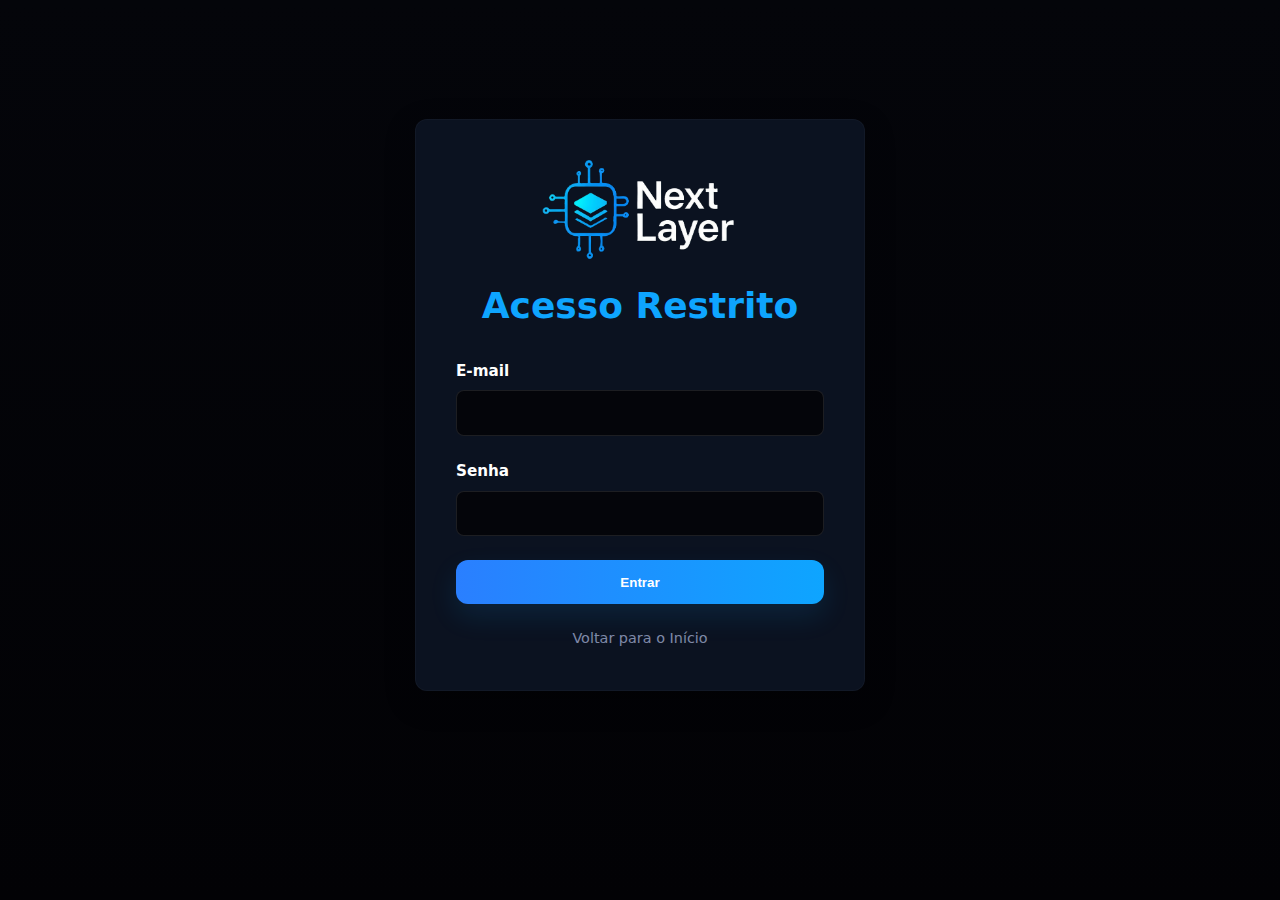
<file: login.html>
<!doctype html>
<html lang="pt-BR">
<head>
  <meta charset="utf-8" />
  <meta name="viewport" content="width=device-width,initial-scale=1" />
  <title>Next Layer - Painel ADM Login</title>
  <link rel="icon" href="images/icon.png" />
  <link rel="stylesheet" href="style.css" />
  <link rel="stylesheet" href="admin.css" /> 
</head>
<body>
  <div class="admin-container"> 
    <form id="login-form" class="admin-form">
      <img src="images/logo retangular.png" alt="Next Layer" class="admin-logo" />
      <h2>Acesso Restrito</h2>
      <div class="form-group">
        <label for="login">E-mail</label>
        <input type="email" id="login" required />
      </div>
      <div class="form-group">
        <label for="senha">Senha</label>
        <input type="password" id="senha" required />
      </div>
      <button type="submit" class="cta-button">Entrar</button>
      <p id="error-message" class="error-message"></p>

      <a href="index.html" class="admin-back-link">Voltar para o Início</a>
      
    </form>
  </div>
  <script src="admin.js"></script>
</body>
</html>
</file>
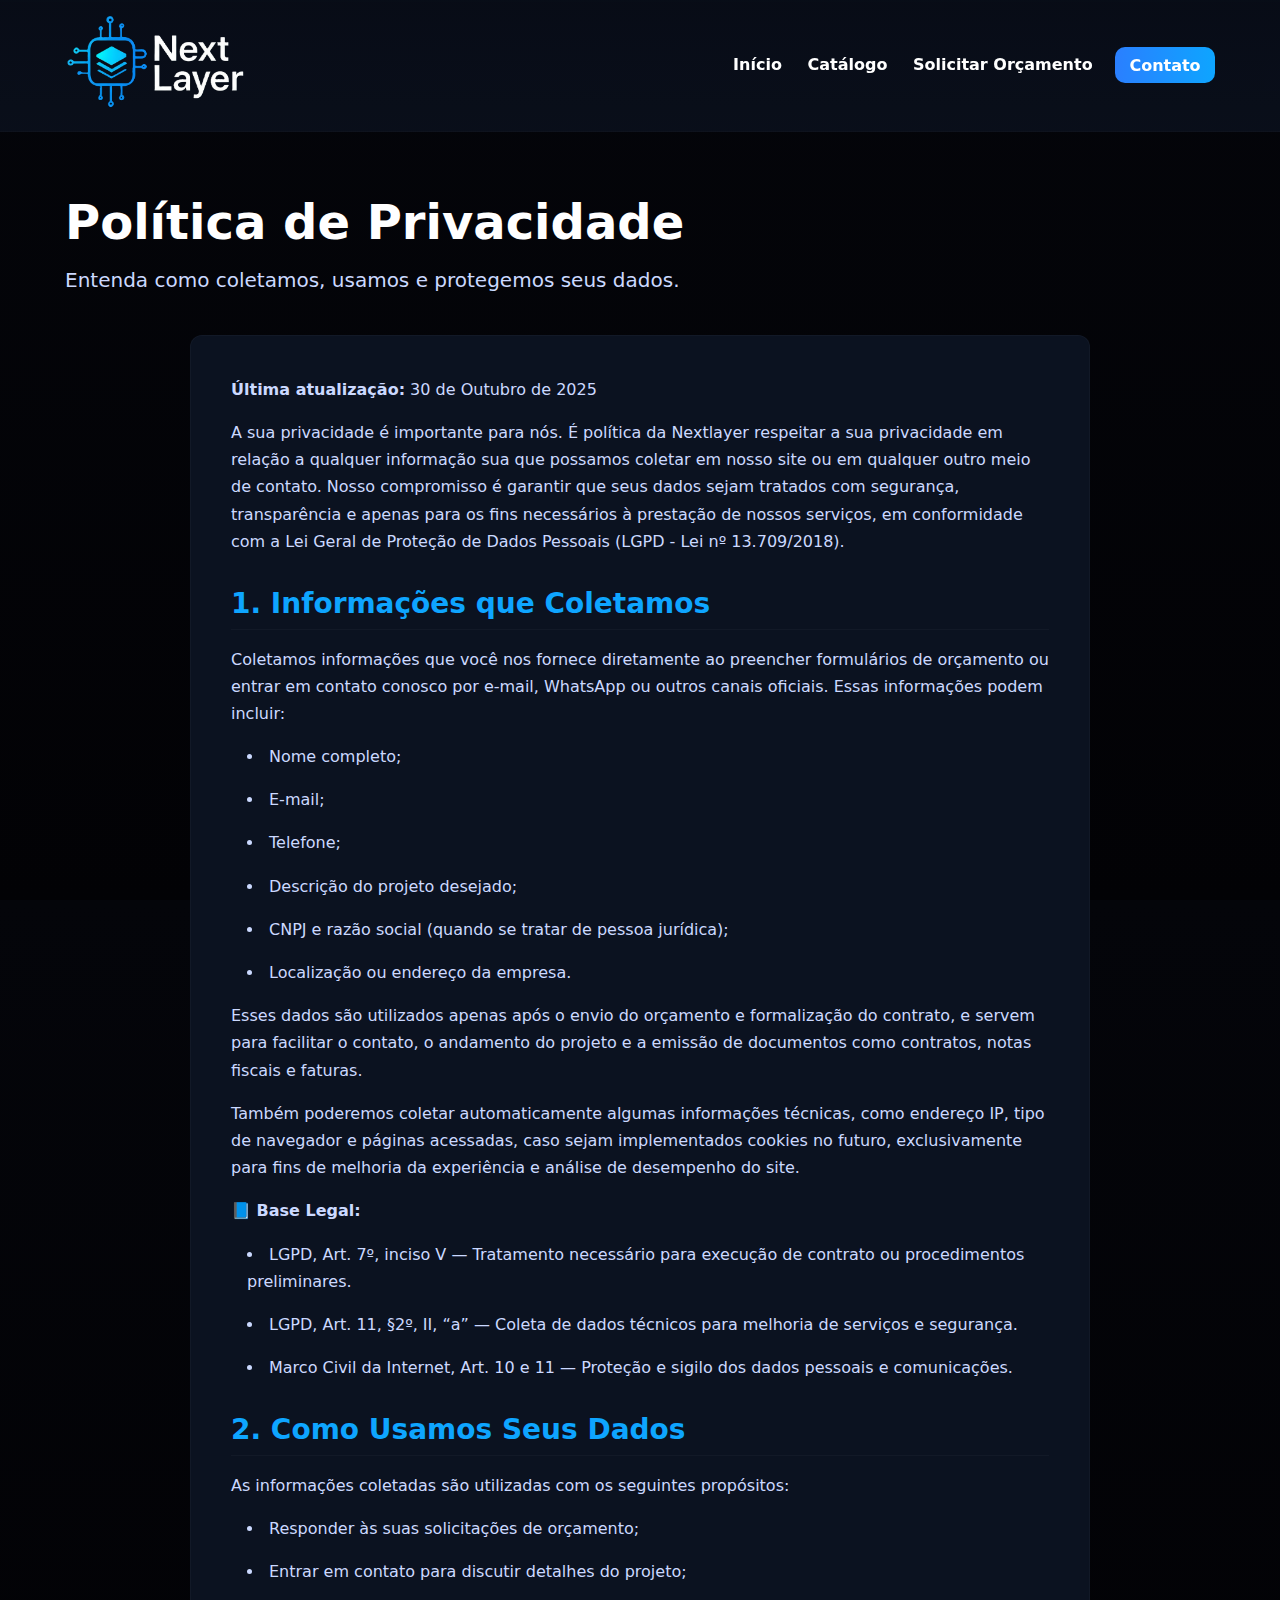
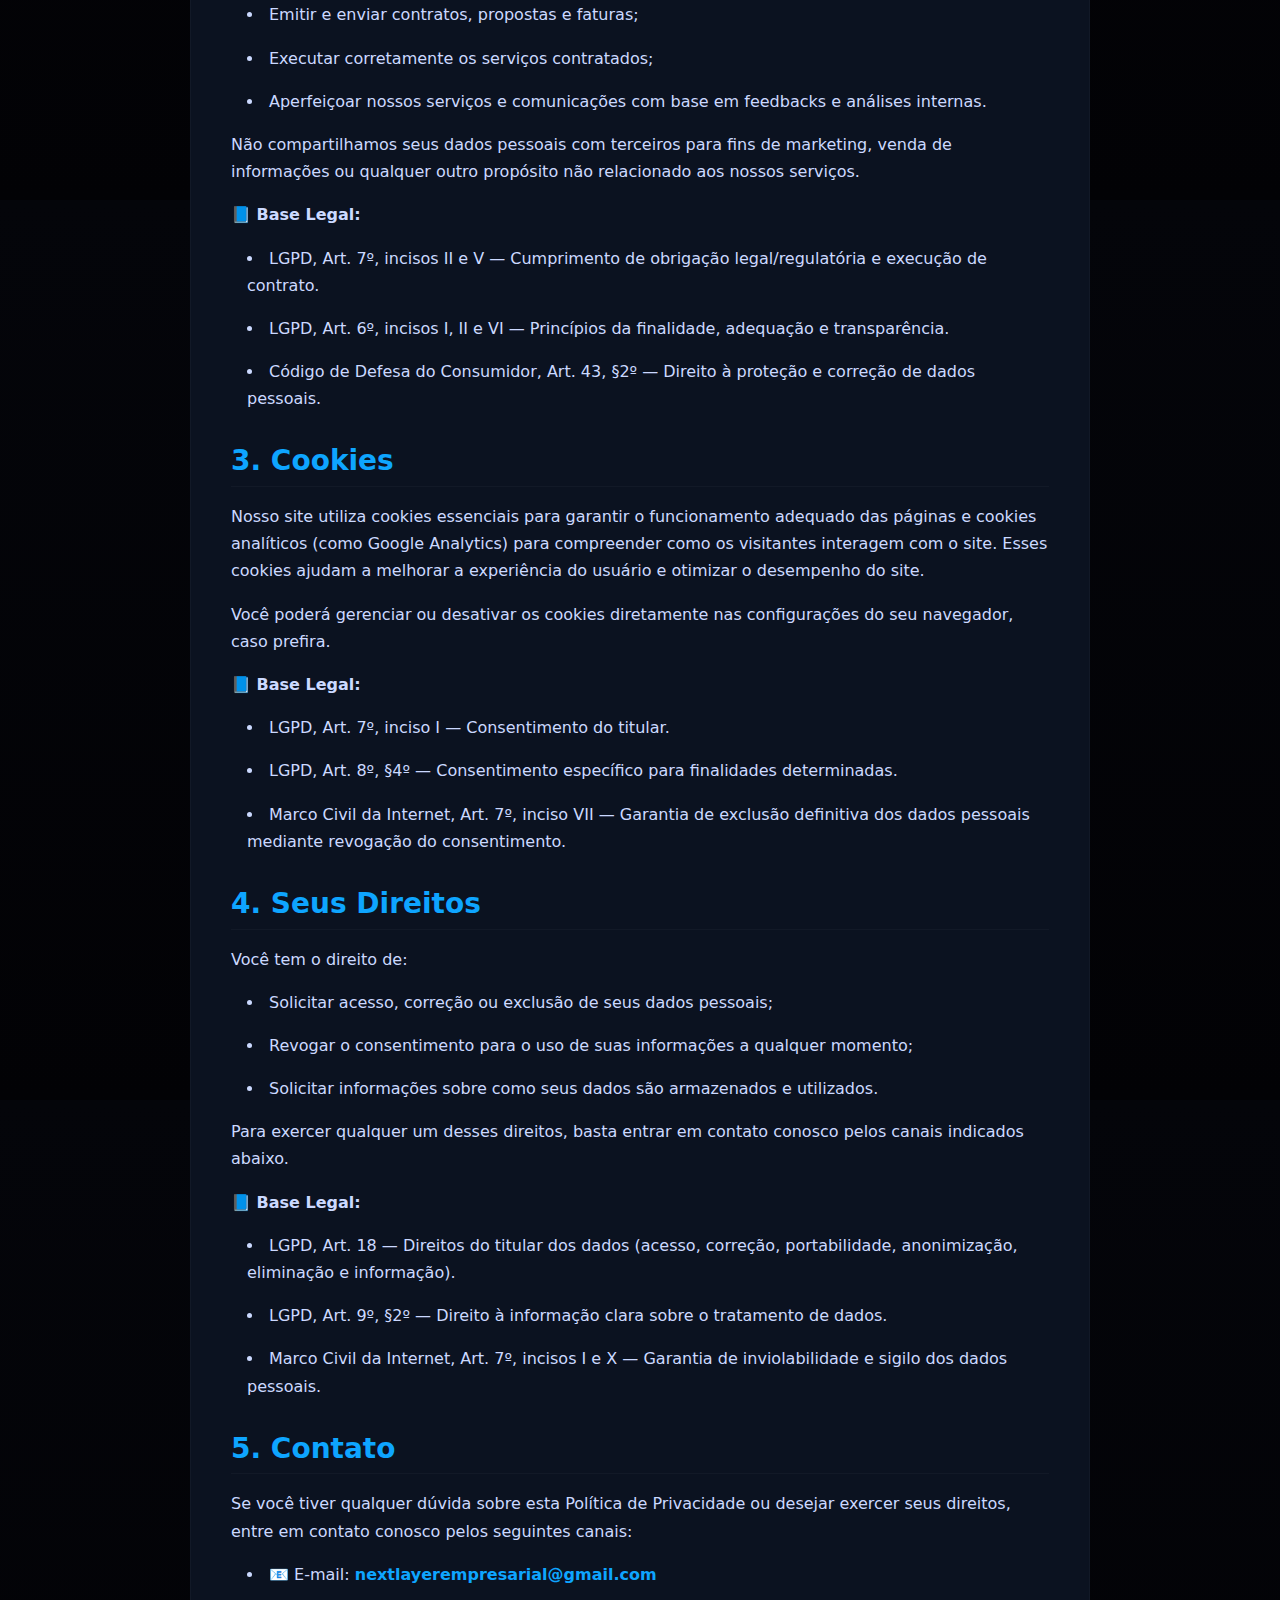
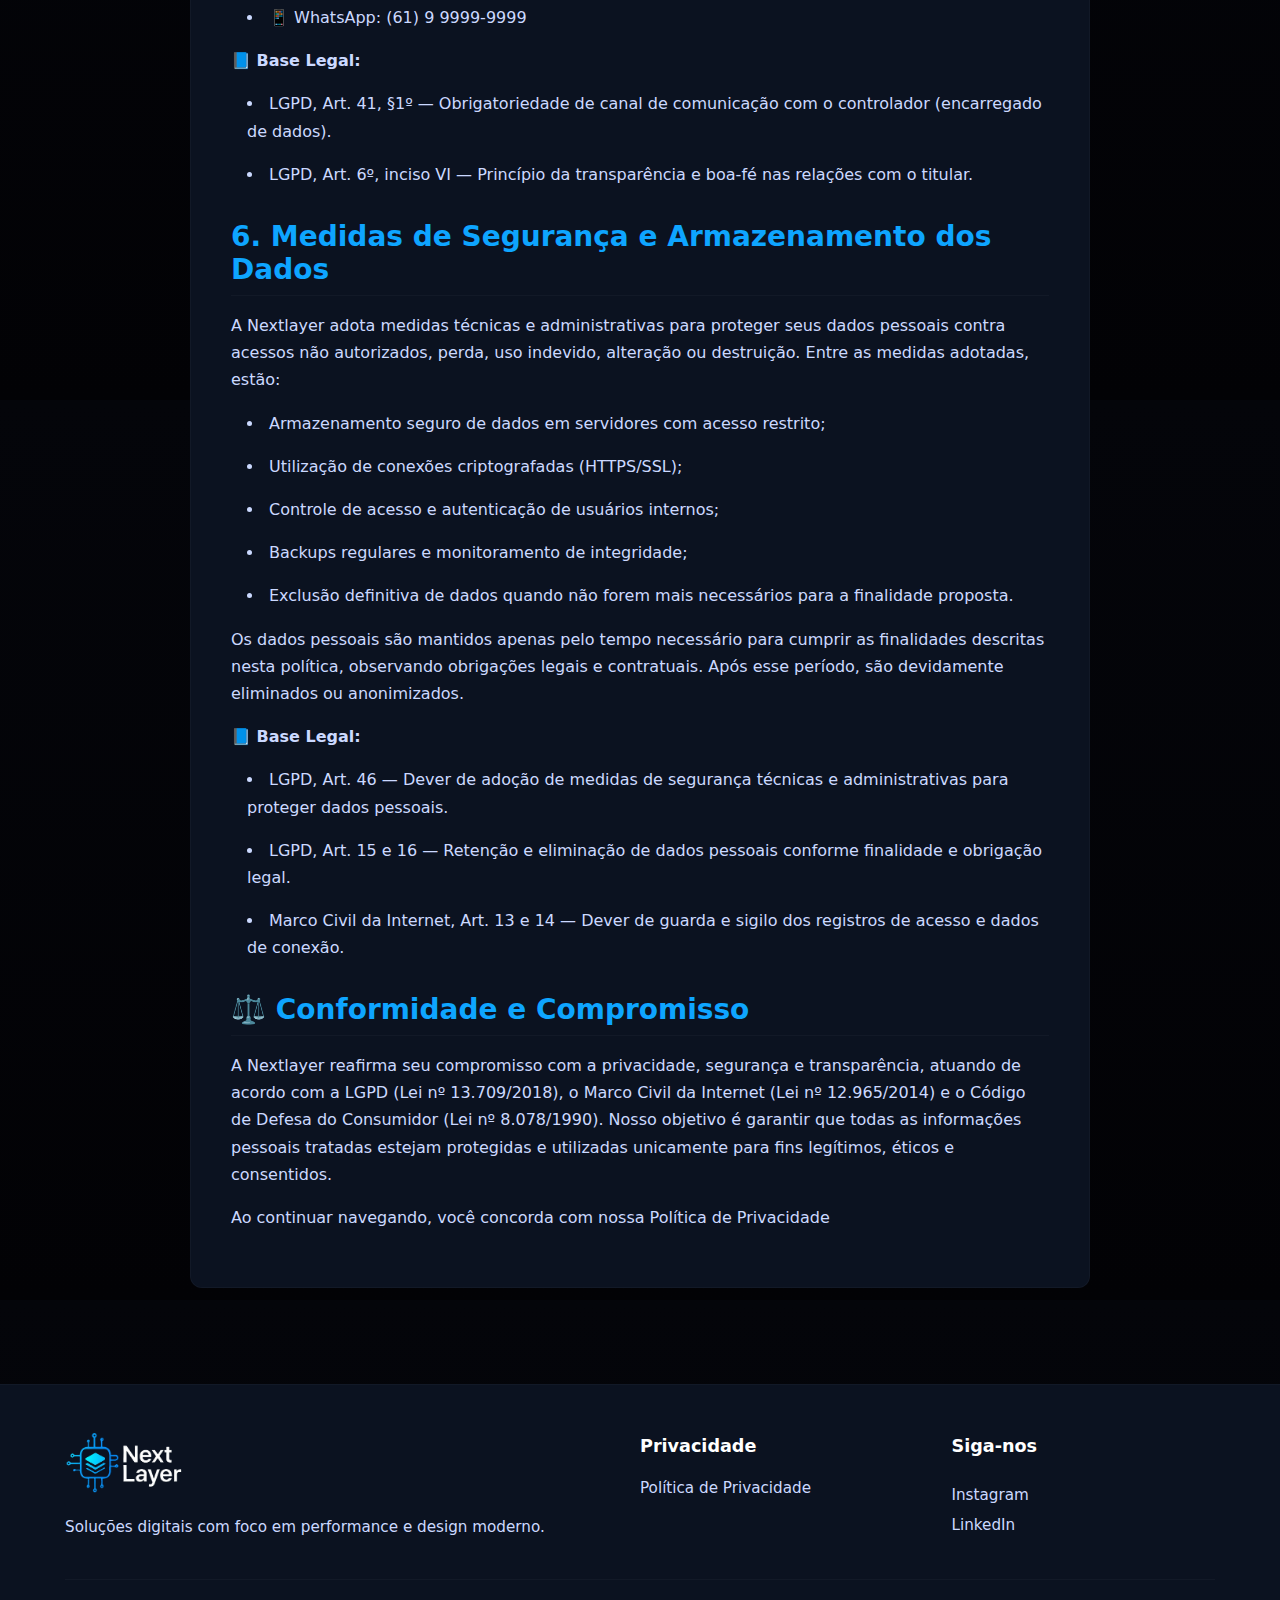
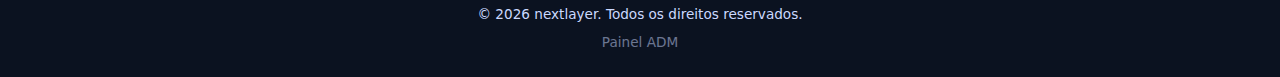
<file: politicas-de-privacidade.html>
<!doctype html>
<html lang="pt-BR">
<head>
  <meta charset="utf-8" />
  <meta name="viewport" content="width=device-width,initial-scale=1" />
  <title>nextlayer — Política de Privacidade</title>
  <meta name="description" content="Entenda como coletamos, usamos e protegemos seus dados pessoais." />
  <link rel="stylesheet" href="style.css" />
  <link rel="icon" href="images/icon.png" />
</head>
<body>
  <header class="navbar" role="banner">
    <div class="container">
      <div class="logo">
        <a href="index.html" aria-label="nextlayer — Início">
          <img src="images/logo retangular.png" alt="nextlayer — logo" />
        </a>
      </div>

      <nav role="navigation" aria-label="Menu principal">
        <button class="mobile-nav-trigger" aria-expanded="false" aria-controls="nav-list" title="Abrir menu">☰</button>
        <ul id="nav-list">
          <li><a href="index.html">Início</a></li>
          <li><a href="catalogo.html">Catálogo</a></li>
          <li><a href="criacao.html">Solicitar Orçamento</a></li>
          <li><a id="nav-contato" href="#contato">Contato</a></li>
        </ul>
      </nav>
    </div>
  </header>

 <main class="container page-content animate-entry">

    <div class="page-header-centered">
      <h1>Política de Privacidade</h1>
      <p class="lead">Entenda como coletamos, usamos e protegemos seus dados.</p>
    </div>
    <div class="privacy-content">
      <p><strong>Última atualização:</strong> 30 de Outubro de 2025</p>
  
      <p>A sua privacidade é importante para nós. É política da Nextlayer respeitar a sua privacidade em relação a qualquer informação sua que possamos coletar em nosso site ou em qualquer outro meio de contato. Nosso compromisso é garantir que seus dados sejam tratados com segurança, transparência e apenas para os fins necessários à prestação de nossos serviços, em conformidade com a Lei Geral de Proteção de Dados Pessoais (LGPD - Lei nº 13.709/2018).</p>

      <h2>1. Informações que Coletamos</h2>
      <p>Coletamos informações que você nos fornece diretamente ao preencher formulários de orçamento ou entrar em contato conosco por e-mail, WhatsApp ou outros canais oficiais.
      Essas informações podem incluir:</p>
      <ul>
        <li>Nome completo;</li>
        <li>E-mail;</li>
        <li>Telefone;</li>
        <li>Descrição do projeto desejado;</li>
        <li>CNPJ e razão social (quando se tratar de pessoa jurídica);</li>
        <li>Localização ou endereço da empresa.</li>
      </ul>
      <p>Esses dados são utilizados apenas após o envio do orçamento e formalização do contrato, e servem para facilitar o contato, o andamento do projeto e a emissão de documentos como contratos, notas fiscais e faturas.</p>
      <p>Também poderemos coletar automaticamente algumas informações técnicas, como endereço IP, tipo de navegador e páginas acessadas, caso sejam implementados cookies no futuro, exclusivamente para fins de melhoria da experiência e análise de desempenho do site.</p>

      <p><strong>📘 Base Legal:</strong></p>
      <ul>
        <li>LGPD, Art. 7º, inciso V — Tratamento necessário para execução de contrato ou procedimentos preliminares.</li>
        <li>LGPD, Art. 11, §2º, II, “a” — Coleta de dados técnicos para melhoria de serviços e segurança.</li>
        <li>Marco Civil da Internet, Art. 10 e 11 — Proteção e sigilo dos dados pessoais e comunicações.</li>
      </ul>

      <h2>2. Como Usamos Seus Dados</h2>
      <p>As informações coletadas são utilizadas com os seguintes propósitos:</p>
      <ul>
        <li>Responder às suas solicitações de orçamento;</li>
        <li>Entrar em contato para discutir detalhes do projeto;</li>
        <li>Emitir e enviar contratos, propostas e faturas;</li>
        <li>Executar corretamente os serviços contratados;</li>
        <li>Aperfeiçoar nossos serviços e comunicações com base em feedbacks e análises internas.</li>
      </ul>
      <p>Não compartilhamos seus dados pessoais com terceiros para fins de marketing, venda de informações ou qualquer outro propósito não relacionado aos nossos serviços.</p>

      <p><strong>📘 Base Legal:</strong></p>
      <ul>
        <li>LGPD, Art. 7º, incisos II e V — Cumprimento de obrigação legal/regulatória e execução de contrato.</li>
        <li>LGPD, Art. 6º, incisos I, II e VI — Princípios da finalidade, adequação e transparência.</li>
        <li>Código de Defesa do Consumidor, Art. 43, §2º — Direito à proteção e correção de dados pessoais.</li>
      </ul>

      <h2>3. Cookies</h2>
      <p>Nosso site utiliza cookies essenciais para garantir o funcionamento adequado das páginas e cookies analíticos (como Google Analytics) para compreender como os visitantes interagem com o site.
      Esses cookies ajudam a melhorar a experiência do usuário e otimizar o desempenho do site.</p>
      <p>Você poderá gerenciar ou desativar os cookies diretamente nas configurações do seu navegador, caso prefira.</p>
      
      <p><strong>📘 Base Legal:</strong></p>
      <ul>
        <li>LGPD, Art. 7º, inciso I — Consentimento do titular.</li>
        <li>LGPD, Art. 8º, §4º — Consentimento específico para finalidades determinadas.</li>
        <li>Marco Civil da Internet, Art. 7º, inciso VII — Garantia de exclusão definitiva dos dados pessoais mediante revogação do consentimento.</li>
      </ul>

      <h2>4. Seus Direitos</h2>
      <p>Você tem o direito de:</p>
      <ul>
        <li>Solicitar acesso, correção ou exclusão de seus dados pessoais;</li>
        <li>Revogar o consentimento para o uso de suas informações a qualquer momento;</li>
        <li>Solicitar informações sobre como seus dados são armazenados e utilizados.</li>
      </ul>
      <p>Para exercer qualquer um desses direitos, basta entrar em contato conosco pelos canais indicados abaixo.</p>

      <p><strong>📘 Base Legal:</strong></p>
      <ul>
        <li>LGPD, Art. 18 — Direitos do titular dos dados (acesso, correção, portabilidade, anonimização, eliminação e informação).</li>
        <li>LGPD, Art. 9º, §2º — Direito à informação clara sobre o tratamento de dados.</li>
        <li>Marco Civil da Internet, Art. 7º, incisos I e X — Garantia de inviolabilidade e sigilo dos dados pessoais.</li>
      </ul>

      <h2>5. Contato</h2>
      <p>Se você tiver qualquer dúvida sobre esta Política de Privacidade ou desejar exercer seus direitos, entre em contato conosco pelos seguintes canais:</p>
      <ul>
        <li>📧 E-mail: <a href="mailto:nextlayerempresarial@gmail.com">nextlayerempresarial@gmail.com</a></li>
        <li>📱 WhatsApp: (61) 9 9999-9999</li>
      </ul>

      <p><strong>📘 Base Legal:</strong></p>
      <ul>
        <li>LGPD, Art. 41, §1º — Obrigatoriedade de canal de comunicação com o controlador (encarregado de dados).</li>
        <li>LGPD, Art. 6º, inciso VI — Princípio da transparência e boa-fé nas relações com o titular.</li>
      </ul>

      <h2>6. Medidas de Segurança e Armazenamento dos Dados</h2>
      <p>A Nextlayer adota medidas técnicas e administrativas para proteger seus dados pessoais contra acessos não autorizados, perda, uso indevido, alteração ou destruição.
      Entre as medidas adotadas, estão:</p>
      <ul>
        <li>Armazenamento seguro de dados em servidores com acesso restrito;</li>
        <li>Utilização de conexões criptografadas (HTTPS/SSL);</li>
        <li>Controle de acesso e autenticação de usuários internos;</li>
        <li>Backups regulares e monitoramento de integridade;</li>
        <li>Exclusão definitiva de dados quando não forem mais necessários para a finalidade proposta.</li>
      </ul>
      <p>Os dados pessoais são mantidos apenas pelo tempo necessário para cumprir as finalidades descritas nesta política, observando obrigações legais e contratuais. Após esse período, são devidamente eliminados ou anonimizados.</p>

      <p><strong>📘 Base Legal:</strong></p>
      <ul>
        <li>LGPD, Art. 46 — Dever de adoção de medidas de segurança técnicas e administrativas para proteger dados pessoais.</li>
        <li>LGPD, Art. 15 e 16 — Retenção e eliminação de dados pessoais conforme finalidade e obrigação legal.</li>
        <li>Marco Civil da Internet, Art. 13 e 14 — Dever de guarda e sigilo dos registros de acesso e dados de conexão.</li>
      </ul>

      <h2>⚖️ Conformidade e Compromisso</h2>
      <p>A Nextlayer reafirma seu compromisso com a privacidade, segurança e transparência, atuando de acordo com a LGPD (Lei nº 13.709/2018), o Marco Civil da Internet (Lei nº 12.965/2014) e o Código de Defesa do Consumidor (Lei nº 8.078/1990).
      Nosso objetivo é garantir que todas as informações pessoais tratadas estejam protegidas e utilizadas unicamente para fins legítimos, éticos e consentidos.</p>
      <p>Ao continuar navegando, você concorda com nossa Política de Privacidade</p>
    </div>
    </main>

  <div id="contactModal" class="modal-overlay" aria-hidden="true" role="dialog" aria-modal="true">
    <div class="modal-content">
      <button class="modal-close" id="closeContactModal" aria-label="Fechar janela de contato">×</button>
      <h3>Como podemos ajudar?</h3>
      <p>Escolha a melhor forma de falar com a nossa equipe.</p>
      <div class="modal-actions">
        <a id="contactModalEmailBtn" class="cta-button modal-action-btn" href="mailto:nextlayerempresarial@gmail.com">
          <svg xmlns="http://www.w3.org/2000/svg" viewBox="0 0 24 24" fill="currentColor" width="20" height="20"><path d="M3 3h18a1 1 0 0 1 1 1v16a1 1 0 0 1-1 1H3a1 1 0 0 1-1-1V4a1 1 0 0 1 1-1zm17 3.38V19H4V6.38l8 5.15 8-5.15zM4.6 5L12 9.77 19.4 5H4.6z"/></svg>
          <span>Enviar e-mail</span>
        </a>
        <a class="cta-button modal-action-btn" href="https://wa.me/5511999999999?text=Olá!%20Gostaria%20de%20falar%20com%20a%20nextlayer" target="_blank" style="background: #25D366;">
          <svg xmlns="http://www.w3.org/2000/svg" width="20" height="20" fill="currentColor" viewBox="0 0 16 16">
            <path d="M13.601 2.326A7.854 7.854 0 0 0 7.994 0C3.627 0 .068 3.558.064 7.926c0 1.399.366 2.76 1.057 3.965L0 16l4.204-1.102a7.933 7.933 0 0 0 3.79.965h.004c4.368 0 7.926-3.558 7.93-7.93A7.898 7.898 0 0 0 13.6 2.326zM7.994 14.521a6.573 6.573 0 0 1-3.356-.92l-.24-.144-2.494.654.666-2.433-.156-.251a6.56 6.56 0 0 1-1.007-3.505c0-3.626 2.957-6.584 6.591-6.584a6.56 6.56 0 0 1 4.66 1.931 6.557 6.557 0 0 1 1.928 4.66c-.004 3.626-2.957 6.584-6.591 6.584zm3.615-4.934c-.197-.099-1.17-.578-1.353-.646-.182-.065-.315-.098-.448.098-.133.196-.514.646-.629.774-.114.128-.232.145-.448.049-.214-.098-.921-.332-1.751-1.071-.646-.579-1.08-1.29-1.218-1.506-.137-.215-.01-.331.093-.432.098-.099.221-.242.329-.36a.417.417 0 0 0 .093-.314c0-.131-.448-1.07-.612-1.442-.164-.372-.33-.314-.448-.314a.885.885 0 0 0-.448.123c-.14.116-.481.464-.646.63-.164.167-.329.418-.329.851 0 .432.339.851.768 1.478.43.628.895 1.156 1.776 1.838.47.37.84.598 1.12.798.37.258.736.467 1.059.584.552.201 1.06.176 1.463.107.4-.068 1.17-.48 1.334-.949.166-.469.166-.869.117-.957-.048-.088-.197-.148-.413-.242z"/>
          </svg>
          <span>Enviar WhatsApp</span>
        </a>
      </div>
    </div>
  </div>
  
  <div id="solicitationModal" class="modal-overlay" aria-hidden="true" role="dialog" aria-modal="true">
    <div class="modal-content">
      <button class="modal-close" id="closeSolicitationModal" aria-label="Fechar janela">×</button>
      <h3>Solicitar Orçamento</h3>
      <p>Preencha os dados abaixo e enviaremos a proposta.</p>
      
      <div class="info-box">
        <strong>Como funciona?</strong>
        <p>Após o envio, seu projeto será avaliado. Em seguida, enviaremos o prazo, o que o site conterá, o contrato e todas as demais informações pelo seu meio de contato.</p>
      </div>

      <form id="form-orcamento-modal" class="form-grid" action="#" method="post" onsubmit="return false;">
        <div class="form-group">
          <label for="nome-modal">Nome</label>
          <input id="nome-modal" name="nome" required placeholder="Seu nome completo" />
        </div>
        <div class="form-group">
          <label for="empresa-modal">Empresa (opcional)</label>
          <input id="empresa-modal" name="empresa" placeholder="Nome da sua empresa" />
        </div>
        <div class="form-group">
          <label for="email-modal">E-mail</label>
          <input id="email-modal" name="email" type="email" required placeholder="seu-email@dominio.com" />
        </div>
        <div class="form-group">
          <label for="whatsapp-modal">Telefone (com DDD)</label>
          <input id="whatsapp-modal" name="whatsapp" required placeholder="61999999999" />
        </div>
        <div class="form-group full">
          <label for="descricao-modal">Descreva seu projeto</label>
          <textarea id="descricao-modal" name="descricao" rows="4" required placeholder="Ex: Quero um site de landing page para..."></textarea>
        </div>
        
        <div class="form-actions full">
          <div class="form-actions-split">
            <button type="submit" class="cta-button" id="sendBudgetModalWpp">
              <svg xmlns="http://www.w3.org/2000/svg" width="18" height="18" fill="currentColor" viewBox="0 0 16 16"><path d="M13.601 2.326A7.854 7.854 0 0 0 7.994 0C3.627 0 .068 3.558.064 7.926c0 1.399.366 2.76 1.057 3.965L0 16l4.204-1.102a7.933 7.933 0 0 0 3.79.965h.004c4.368 0 7.926-3.558 7.93-7.93A7.898 7.898 0 0 0 13.6 2.326zM7.994 14.521a6.573 6.573 0 0 1-3.356-.92l-.24-.144-2.494.654.666-2.433-.156-.251a6.56 6.56 0 0 1-1.007-3.505c0-3.626 2.957-6.584 6.591-6.584a6.56 6.56 0 0 1 4.66 1.931 6.557 6.557 0 0 1 1.928 4.66c-.004 3.626-2.957 6.584-6.591 6.584zm3.615-4.934c-.197-.099-1.17-.578-1.353-.646-.182-.065-.315-.098-.448.098-.133.196-.514.646-.629.774-.114.128-.232.145-.448.049-.214-.098-.921-.332-1.751-1.071-.646-.579-1.08-1.29-1.218-1.506-.137-.215-.01-.331.093-.432.098-.099.221-.242.329-.36a.417.417 0 0 0 .093-.314c0-.131-.448-1.07-.612-1.442-.164-.372-.33-.314-.448-.314a.885.885 0 0 0-.448.123c-.14.116-.481.464-.646.63-.164.167-.329.418-.329.851 0 .432.339.851.768 1.478.43.628.895 1.156 1.776 1.838.47.37.84.598 1.12.798.37.258.736.467 1.059.584.552.201 1.06.176 1.463.107.4-.068 1.17-.48 1.334-.949.166-.469.166-.869.117-.957-.048-.088-.197-.148-.413-.242z"/></svg>
              <span>Enviar via WhatsApp</span>
            </button>
            <button type="submit" class="cta-outline" id="sendBudgetModalEmail">
              <svg xmlns="http://www.w3.org/2000/svg" viewBox="0 0 20 20" fill="currentColor" width="18" height="18"><path d="M3 4a2 2 0 00-2 2v1.161l8.441 4.22a1 1 0 00.118.05l.841.42a1 1 0 00.201 0l.841-.42a1 1 0 00.118-.05L19 7.16V6a2 2 0 00-2-2H3z"></path><path d="M19 9.162l-7.841 3.92a1 1 0 01-1.118 0L2 9.162V14a2 2 0 002 2h12a2 2 0 002-2V9.162z"></path></svg>
              <span>Enviar via E-mail</span>
            </button>
          </div>
        </div>
      </form>
      </div>
  </div>


 <footer class="footer" role="contentinfo">
    <div class="container">
      <div class="footer-inner">
        <div class="footer-left">
          <img src="images/logo retangular.png" alt="nextlayer" class="footer-logo" />
          <p class="footer-desc">Soluções digitais com foco em performance e design moderno.</p>
        </div>
        <div class="footer-right">
          <h4>Privacidade</h4>
          <ul>
            <li><a href="politicas-de-privacidade.html">Política de Privacidade</a></li>
          </ul>
        </div>
        <div class="footer-social">
          <h4>Siga-nos</h4>
          <a href="#">Instagram</a>
          <a href="#">LinkedIn</a>
        </div>
      </div>
      <div class="footer-bottom">
        <p>&copy; <span id="ano">2023</span> nextlayer. Todos os direitos reservados.</p>
        <p style="margin-top: 0.5rem; opacity: 0.5;">
          <a href="login.html" style="color: inherit; text-decoration: none;">Painel ADM</a>
        </p>
      </div>
    </div>
  </footer>

 <nav class="mobile-nav-bar" aria-label="Navegação principal móvel">
    <a href="index.html" class="mobile-nav-link" data-page="index.html">
      <svg xmlns="http://www.w3.org/2000/svg" viewBox="0 0 24 24" fill="currentColor"><path d="M10 20v-6h4v6h5v-8h3L12 3 2 12h3v8h5z"/></svg>
      <span>Início</span>
    </a>
    <a href="catalogo.html" class="mobile-nav-link" data-page="catalogo.html">
      <svg xmlns="http://www.w3.org/2000/svg" viewBox="0 0 24 24" fill="currentColor"><path d="M13 13v8h8v-8h-8zM3 21h8v-8H3v8zM3 3v8h8V3H3zm13.66-1.31L11 7.34 16.66 13l5.66-5.66-5.66-5.65z"/></svg>
      <span>Catálogo</span>
    </a>
    <a href="criacao.html" class="mobile-nav-link" data-page="criacao.html">
      <svg xmlns="http://www.w3.org/2000/svg" viewBox="0 0 24 24" fill="currentColor"><path d="M14 2H6c-1.1 0-1.99.9-1.99 2L4 20c0 1.1.89 2 1.99 2H18c1.1 0 2-.9 2-2V8l-6-6zm2 16H8v-2h8v2zm0-4H8v-2h8v2zm-3-5V3.5L18.5 9H13z"/></svg>
      <span>Orçamento</span>
    </a>
    <button class="mobile-nav-link" id="mobile-nav-contato">
      <svg xmlns="http://www.w3.org/2000/svg" viewBox="0 0 24 24" fill="currentColor"><path d="M21.99 4c0-1.1-.89-2-1.99-2H4c-1.1 0-2 .9-2 2v12c0 1.1.9 2 2 2h14l4 4-.01-18zM18 14H6v-2h12v2zm0-3H6V9h12v2zm0-3H6V6h12v2z"/></svg>
      <span>Contato</span>
    </button>
  </nav>

  <script src="script.js"></script>
</body>
</html>
</file>
<file: style.css>
:root {
  
  --black: #000000;
  --bg-dark: #04050a;
  --panel: #0b1220; 
  --white: #ffffff;
  --muted: #cbd9ff; 
  --blue: #2a7fff; 
  --blue-accent: #0ea5ff; 
  --glass: rgba(255, 255, 255, 0.03); 
  
  --radius: 12px;
  --container-max: 1150px;
  --gap: 1rem;
  --section-gap: 4rem; 
}

* {
  box-sizing: border-box;
  margin: 0;
  padding: 0;
}

html, body {
  height: 100%;
}

body {
  font-family: Inter, Roboto, "Segoe UI", system-ui, -apple-system, Arial, sans-serif;
  background: linear-gradient(180deg, var(--bg-dark), #020205);
  color: var(--white);
  -webkit-font-smoothing: antialiased;
  -moz-osx-font-smoothing: grayscale;
  line-height: 1.5;
  min-height: 100vh;
  display: flex;
  flex-direction: column; 
}


.container {
  width: 92%;
  max-width: var(--container-max);
  margin: 0 auto;
}

h1 { font-size: 3rem; margin-bottom: 1rem; line-height: 1.1; }
h2 { font-size: 2.25rem; margin-bottom: 2rem; line-height: 1.2; }
h3 { font-size: 1.5rem; margin-bottom: 0.8rem; }
p.lead { font-size: 1.25rem; color: var(--muted); margin-bottom: 2.5rem; }


.page-content { padding: var(--section-gap) 0; } 


.page-content section:not(:last-child) {
    margin-bottom: var(--section-gap); 
}


.navbar {
  position: sticky;
  top: 0;
  z-index: 1000;
  background: linear-gradient(180deg, rgba(11, 18, 32, 0.6), rgba(11, 18, 32, 0.75));
  backdrop-filter: blur(6px);
  border-bottom: 1px solid rgba(255, 255, 255, 0.03);
  padding: 1rem 0;
}


.navbar > .container {
  display: flex;
  align-items: center;
  justify-content: space-between;
  gap: 1rem;
}

.logo img {
  height: 72px;
  width: auto;
  border-radius: 8px;
  object-fit: contain;
}

@media (min-width: 1200px) {
  .logo img {
    height: 92px;
  }
}

nav ul {
  list-style: none;
  display: flex;
  gap: 1.2rem;
  align-items: center;
}

nav a {
  color: var(--white);
  text-decoration: none;
  font-weight: 600;
  padding: .4rem .2rem;
  transition: color .18s ease, transform .12s ease;
}

nav a:hover, nav a:focus {
  color: var(--blue-accent);
  transform: translateY(-2px);
}

#nav-contato {
  background: linear-gradient(90deg, var(--blue), var(--blue-accent));
  padding: .55rem .9rem;
  border-radius: 10px;
  color: var(--white);
}

.mobile-nav-trigger {
  display: none;
  background: none;
  border: none;
  color: var(--white);
  font-size: 1.8rem;
  cursor: pointer;
  z-index: 1001;
  padding: 0.5rem;
}

@media (max-width: 720px) {
  nav ul {
    display: none; 
    position: absolute;
    flex-direction: column;
    align-items: flex-start;
    gap: 12px;
    background: linear-gradient(180deg, rgba(11, 18, 32, 0.9), rgba(11, 18, 32, 0.95));
    padding: 12px 18px;
    top: 94px; 
    right: 4%;
    width: 200px;
    border-radius: 10px;
    box-shadow: 0 20px 50px rgba(2, 6, 23, 0.6);
  }
  .mobile-nav-trigger {
    display: block;
  }
}


.hero {
  padding: 3.5rem 0;
  border-radius: 16px;
  margin: 1.25rem 0;
  overflow: hidden;
}

.hero-grid {
  display: grid;
  grid-template-columns: 1fr 420px;
  gap: 2rem;
  align-items: center;
}

.hero-text h1 {
  font-size: 3.5rem;
  margin-top: 1rem;
}
.hero-text p {
  font-size: 1.35rem;
  color: var(--muted);
  margin-bottom: 2rem;
}

.hero-ctas {
  display: flex;
  gap: 1rem;
  margin-bottom: 1.5rem;
}

.hero-quick {
  list-style: none;
  display: flex;
  flex-wrap: wrap; 
  gap: 1.5rem;
  color: var(--muted);
  font-size: 0.95rem;
  opacity: 0.7;
}

.hero-media img {
  width: 100%;
  height: auto;
  border-radius: var(--radius);
  box-shadow: 0 0 40px rgba(0, 0, 0, 0.4);
}

@media (max-width: 900px) {
  .hero-grid {
    grid-template-columns: 1fr;
    gap: 2rem;
  }
  .hero-text h1 {
    font-size: 2.5rem;
  }
  .hero-media {
    order: -1;
    display: none;
  }
}
.cta-button, .cta-outline {
  display: inline-flex;
  align-items: center;
  justify-content: center;
  gap: 0.75rem;
  padding: .9rem 1.6rem;
  border-radius: 12px;
  font-weight: 700;
  text-decoration: none;
  transition: transform .16s, box-shadow .2s;
  cursor: pointer;
  white-space: nowrap;
}

.cta-button {
  background: linear-gradient(90deg, var(--blue), var(--blue-accent));
  color: var(--white);
  box-shadow: 0 12px 28px rgba(14, 165, 255, 0.12);
  border: none;
}

.cta-button:hover {
  transform: translateY(-4px);
  box-shadow: 0 16px 32px rgba(14, 165, 255, 0.18);
}

.cta-outline {
  padding: .85rem 1.5rem;
  border: 1px solid rgba(255, 255, 255, 0.08);
  background: transparent;
  color: var(--muted);
}

.cta-outline:hover {
  border-color: var(--blue-accent);
  color: var(--blue-accent);
}


.servicos-grid {
  display: grid;
  grid-template-columns: repeat(auto-fit, minmax(280px, 1fr));
  gap: 2rem;
  margin-top: 2rem;
}


.servico-card, .catalog-card, .support-card {
  background: var(--panel);
  padding: 2rem;
  border-radius: var(--radius);
  border: 1px solid var(--glass);
  position: relative;
  overflow: hidden;
  box-shadow: 0 8px 30px rgba(0, 0, 0, 0.2);
  transition: box-shadow 0.3s;
  display: flex;
  flex-direction: column; 
}

.servico-card:hover, .catalog-card:hover, .support-card:hover {
  box-shadow: 0 16px 40px rgba(0, 0, 0, 0.35);
}

.servico-card .icon {
  font-size: 2.5rem;
  margin-bottom: 0.5rem;
  display: inline-block;
}

.servico-card p, .support-card p {
  color: var(--muted);
  margin-bottom: 1.5rem;
}

/* CORREÇÃO: Regra específica para o P do catalog-card */
.catalog-card p {
  color: var(--muted);
  margin-bottom: 0.5rem; /* <-- MUDANÇA: Diminuímos a margem */

  /* O resto do código de cortar o texto */
  overflow: hidden;
  display: -webkit-box;
  -webkit-line-clamp: 2; 
  -webkit-box-orient: vertical;
}
.servico-card h3, .catalog-card h3, .support-card h3 {
  font-size: 1.3rem;
  margin-bottom: 0.5rem;
}

.card-link {
  color: var(--blue-accent);
  text-decoration: none;
  font-weight: 600;
}

.card-link::after {
  content: ' →';
}

.catalog-card img {
  width: 100%;
  height: auto;
  min-height: 180px;
  max-height: 200px;
  object-fit: cover;
  border-radius: 8px;
  margin-bottom: 1.5rem;
}
.catalog-card .card-actions {
  margin-top: auto; 
  display: flex;
  gap: 1rem;
  padding-top: 1rem;
  border-top: 1px solid var(--glass);
}
.catalog-card .card-actions .cta-button, .catalog-card .card-actions .cta-outline {
    width: 50%; 
    padding: 0.75rem 0.5rem;
    font-size: 0.95rem;
}



.portfolio-grid {
  display: grid;
  grid-template-columns: repeat(auto-fit, minmax(300px, 1fr));
  gap: 2rem;
}

.portfolio-card {
  background: var(--panel);
  border-radius: var(--radius);
  overflow: hidden;
  box-shadow: 0 4px 15px rgba(0, 0, 0, 0.3);
}

.portfolio-card img {
  width: 100%;
  height: 220px;
  object-fit: cover;
  display: block;
}

.portfolio-card figcaption {
  padding: 1rem;
  font-weight: 600;
  color: var(--muted);
}


.support-grid {
  display: grid;
  grid-template-columns: repeat(auto-fit, minmax(300px, 1fr));
  gap: 2rem;
}
.support-card {
    padding: 2rem;
}


.support-card > a.cta-outline {
    margin-top: 0.5rem;
    align-self: flex-start; 
}


.support-actions-wrapper {
    display: flex;
    gap: 1rem;
    margin-top: auto; 
    padding-top: 1rem;
    border-top: 1px solid var(--glass);
}
.support-actions-wrapper .cta-button,
.support-actions-wrapper .cta-outline {
    width: 50%;
    padding: 0.75rem 0.5rem;
    font-size: 0.9rem; 
    text-align: center;
}



.faq {
    margin-top: 3rem; 
}
.faq h2 {
    margin-bottom: 1.5rem;
}
.faq details {
    background: var(--panel);
    border-radius: var(--radius);
    padding: 1rem 1.5rem;
    margin-bottom: 10px;
    border: 1px solid var(--glass);
    transition: background 0.2s;
}
.faq details:hover {
    background: rgba(11, 18, 32, 0.8);
}
.faq summary {
    font-weight: 600;
    cursor: pointer;
    padding: 0.2rem 0;
    outline: none;
    list-style: none; 
}
.faq summary::marker {
    display: none;
}
.faq summary::before {
    content: '▶';
    display: inline-block;
    margin-right: 10px;
    transition: transform 0.2s;
    font-size: 0.8em;
    color: var(--blue-accent);
}
.faq details[open] > summary::before {
    transform: rotate(90deg);
}
.faq details p {
    padding: 1rem 0 0.5rem 25px;
    color: var(--muted);
}



.form-grid {
  display: grid;
  grid-template-columns: repeat(auto-fit, minmax(300px, 1fr));
  gap: 2rem; 
  padding: 2.5rem;
  background: var(--panel);
  border-radius: var(--radius);
  border: 1px solid var(--glass);
  margin-bottom: 3rem; 
}

.form-group.full {
  grid-column: 1 / -1; 
}

.form-group label {
  display: block;
  font-weight: 600;
  margin-bottom: 0.5rem;
  color: var(--white);
  font-size: 0.95rem;
}

.form-group input, .form-group textarea {
  width: 100%;
  padding: 0.8rem 1rem;
  border-radius: 8px;
  border: 1px solid rgba(255, 255, 255, 0.1);
  background-color: var(--bg-dark);
  color: var(--white);
  font-size: 1rem;
  transition: border-color 0.2s;
}

.form-group input:focus, .form-group textarea:focus {
  border-color: var(--blue-accent);
  outline: none;
}

.form-actions {
    grid-column: 1 / -1;
    margin-top: 1.5rem; 
    text-align: right;
}

.form-actions .cta-button {
    min-width: 250px;
}

.tips {
    background: var(--bg-dark);
    padding: 2rem;
    border-radius: var(--radius);
}
.tips h3 {
    color: var(--blue-accent);
    margin-bottom: 1rem;
    font-size: 1.3rem;
}
.tips ul {
    list-style: disc;
    margin-left: 1.5rem;
    color: var(--muted);
}
.tips ul li {
    margin-bottom: 0.5rem;
}


.page-banner {
  background: var(--panel);
  border-radius: var(--radius);
  padding: 3rem;
  margin: 4rem auto;
  border: 1px solid var(--glass);
}

.cta-grid {
  display: flex;
  justify-content: space-between;
  align-items: center;
  gap: 2rem;
}

.cta-grid h2 {
  margin-bottom: 0.5rem;
  font-size: 2rem;
}

.cta-grid p {
  margin-bottom: 0;
  color: var(--muted);
}

.cta-actions {
  display: flex;
  gap: 1rem;
}

@media (max-width: 768px) {
  .cta-grid {
    flex-direction: column;
    text-align: center;
  }
  .cta-grid h2 {
    font-size: 1.8rem;
  }
  .cta-actions {
    flex-direction: column;
    width: 100%;
  }
}


.footer {
  margin-top: auto; 
  background: var(--panel);
  padding: 3rem 0 1.5rem 0;
  border-top: 1px solid rgba(255, 255, 255, 0.03);
}

.footer-inner {
  display: grid;
  grid-template-columns: 2fr 1fr 1fr;
  gap: 3rem;
  margin-bottom: 2.5rem;
}

.footer-logo {
  height: 60px;
  margin-bottom: 1rem;
}

.footer-desc {
  color: var(--muted);
  font-size: 0.95rem;
}

.footer-right h4, .footer-social h4 {
  font-size: 1.1rem;
  color: var(--white);
  margin-bottom: 1rem;
}

.footer-right ul, .footer-social {
  list-style: none;
  display: flex;
  flex-direction: column;
  gap: 0.5rem;
}

.footer-right a, .footer-social a {
  color: var(--muted);
  text-decoration: none;
  font-size: 0.95rem;
  transition: color 0.15s;
}

.footer-right a:hover, .footer-social a:hover {
  color: var(--blue-accent);
}

.footer-bottom {
  text-align: center;
  padding-top: 1.5rem;
  border-top: 1px solid var(--glass);
  font-size: 0.85rem;
  color: var(--muted);
}

@media (max-width: 720px) {
  .footer-inner {
    grid-template-columns: 1fr;
    text-align: center;
  }
  .footer-left {
    padding-bottom: 1.5rem;
    border-bottom: 1px solid var(--glass);
  }
  .footer-logo {
    margin-left: auto;
    margin-right: auto;
  }
}


.whatsapp-float {
  position: fixed;
  right: 22px;
  bottom: 22px;
  z-index: 1100;
  border: none;
  cursor: pointer;
  background: linear-gradient(90deg, #25d366, #128c7e);
  color: white;
  
  
  padding: 12px;
  width: 50px; 
  height: 50px; 
  border-radius: 50%; 
  
  display: flex;
  align-items: center;
  justify-content: center; 
  box-shadow: 0 18px 40px rgba(2, 6, 23, 0.45);
  transition: transform 0.2s, box-shadow 0.2s;
}

.whatsapp-float:hover {
  transform: scale(1.05); 
  box-shadow: 0 22px 45px rgba(2, 6, 23, 0.6);
}

.whatsapp-float svg {
  width: 26px; 
  height: 26px;
  fill: white;
  margin-right: 0; 
}

.whatsapp-float span {
   display: none;
}



.modal-overlay {
  position: fixed;
  top: 0;
  left: 0;
  width: 100%;
  height: 100%;
  background-color: rgba(0, 0, 0, 0.85);
  display: flex;
  justify-content: center;
  align-items: center;
  z-index: 2000;
  visibility: hidden;
  opacity: 0;
  transition: opacity 0.3s, visibility 0.3s;
}

.modal-overlay.active {
  visibility: visible;
  opacity: 1;
}


.modal-content {
  background-color: var(--panel);
  border: 1px solid var(--glass);
  padding: 2rem;
  border-radius: var(--radius);
  max-width: 450px;
  width: 90%;
  text-align: center;
  position: relative;
  box-shadow: 0 15px 40px rgba(0, 0, 0, 0.6);
  transform: scale(0.95) translateY(20px);
  transition: transform 0.3s cubic-bezier(.2,.9,.25,1);
}

#solicitationModal .modal-content {
    max-width: 600px;
}

.modal-overlay.active .modal-content {
  transform: scale(1) translateY(0);
}

.modal-content h3 {
  margin-bottom: 0.5rem;
  font-size: 1.6rem;
}

.modal-content p {
  color: var(--muted);
  margin-bottom: 1.8rem;
}

.modal-close {
  position: absolute;
  top: 10px;
  right: 10px;
  background: none;
  border: none;
  color: var(--muted);
  font-size: 1.8rem;
  cursor: pointer;
  padding: 0.5rem;
  line-height: 1;
  transition: color 0.2s;
}

.modal-close:hover {
  color: var(--white);
}

.modal-actions {
  display: flex;
  flex-direction: column;
  gap: 1rem;
}

.modal-action-btn {
  width: 100%;
  padding: 1rem 1.6rem;
  font-size: 1rem;
}
.modal-action-btn svg {
  margin-right: 0.5rem;
}


#solicitationModal .form-grid {
    padding: 0; 
    margin-bottom: 0;
    border: none;
    background: transparent;
    gap: 1.5rem;
    grid-template-columns: 1fr 1fr;
    text-align: left;
}
#solicitationModal .form-group.full {
    grid-column: 1 / -1;
}
#solicitationModal .form-group textarea {
    min-height: 100px;
}
#solicitationModal .form-actions {
    margin-top: 1rem;
    text-align: center;
}
#solicitationModal .form-actions .cta-button {
    width: 100%;
}



@keyframes slideFadeUp {
  from { opacity: 0; transform: translateY(16px); }
  to { opacity: 1; transform: none; }
}

@keyframes floatIn {
  0% { opacity: 0; transform: translateY(20px) scale(.98); }
  60% { opacity: 1; transform: translateY(-6px) scale(1.01); }
  100% { transform: none; }
}

.animate-entry {
  animation: slideFadeUp .7s cubic-bezier(.2,.9,.25,1) both;
}

.animate-hero {
  animation: floatIn .9s cubic-bezier(.2,.9,.25,1) both;
}


.servico-card, .catalog-card, .support-card {
  opacity: 0;
  transform: translateY(10px);
 
  transition: opacity .6s, transform .6s;
}

.servico-card.in-view, .catalog-card.in-view, .support-card.in-view {
  opacity: 1;
  transform: none;
  animation: slideFadeUp .6s cubic-bezier(.2,.9,.25,1) both;
}

.servicos-grid .servico-card:nth-child(1).in-view { animation-delay: .0s; }
.servicos-grid .servico-card:nth-child(2).in-view { animation-delay: .06s; }
.servicos-grid .servico-card:nth-child(3).in-view { animation-delay: .12s; }


.info-box {
    background: rgba(14, 165, 255, 0.05); 
    border: 1px solid var(--blue-accent);
    border-radius: var(--radius);
    padding: 1.5rem;
    margin-bottom: 1.5rem;
}
.info-box h3, .info-box strong {
    color: var(--blue-accent);
    margin-bottom: 0.5rem;
    display: block;
}
.info-box p {
    color: var(--muted);
    margin-bottom: 0;
    font-size: 0.95rem;
}


#solicitationModal .info-box {
    text-align: left;
    padding: 1rem;
}
#solicitationModal .info-box p {
    font-size: 0.9rem;
}



.form-actions-split {
    display: grid;
    grid-template-columns: 1fr 1fr;
    gap: 1rem;
    width: 100%;
}
.form-actions-split .cta-button,
.form-actions-split .cta-outline {
    width: 100%;
    min-width: 0;
    padding: .9rem 1rem; 
}


.form-actions-split .cta-button svg,
.form-actions-split .cta-outline svg {
    margin-right: 0.5rem;
    flex-shrink: 0; 
    width: 18px;
    height: 18px;
}


.form-actions.full {
    text-align: center; 
}


.form-group input::placeholder, 
.form-group textarea::placeholder {
    color: rgba(203, 217, 255, 0.4); 
    opacity: 1; 
}



@media (max-width: 600px) {
    .form-actions-split {
        grid-template-columns: 1fr; 
    }
}

            
.privacy-content {
    background: var(--panel);
    padding: 2.5rem;
    border-radius: var(--radius);
    border: 1px solid var(--glass);
    max-width: 900px; 
    margin: 2rem auto; 
}

.privacy-content h2 {
    font-size: 1.75rem;
    color: var(--blue-accent);
    margin-top: 2rem;
    margin-bottom: 1rem;
    border-bottom: 1px solid var(--glass);
    padding-bottom: 0.5rem;
}

.privacy-content p, 
.privacy-content ul li {
    color: var(--muted);
    font-size: 1rem;
    line-height: 1.7;
    margin-bottom: 1rem;
}

.privacy-content ul {
    list-style-position: inside;
    padding-left: 1rem;
}

.privacy-content a {
    color: var(--blue-accent);
    text-decoration: none;
    font-weight: 600;
}

.privacy-content a:hover {
    text-decoration: underline;
}



.mobile-nav-bar {
 
  display: none; 

  position: fixed;
  bottom: 0;
  left: 0;
  right: 0;
  height: 65px;
  background: var(--bg-dark);
  border-top: 1px solid var(--glass);
  

  justify-content: space-around;
  align-items: center;
  z-index: 1000;
}

.mobile-nav-link {
  background: none;
  border: none;
  padding: 0;
  margin: 0;
  font-family: inherit;
  display: flex;
  flex-direction: column;
  align-items: center;
  justify-content: center;
  text-decoration: none;
  color: var(--muted);
  font-size: 0.7rem;
  font-weight: 500;
  text-align: center;
  width: 100%;
  height: 100%;
  transition: color 0.2s ease;
}

.mobile-nav-link svg {
  width: 26px;
  height: 26px;
  margin-bottom: 2px;
}

.mobile-nav-link.active {
  color: var(--blue-accent);
}
.mobile-nav-link:hover {
  color: var(--white);
}

  
 
@media (max-width: 720px) {
  
  /* 1. Liga a barra inferior */
  .mobile-nav-bar {
    display: flex; 
  }
  
  /* 2. Esconde o menu hamburger antigo */
  .mobile-nav-trigger {
    display: none;
  }
  
  /* 3. Esconde a lista do menu antigo */
  #nav-list {
    display: none !important;
  }
  
  /* 4. CORREÇÃO: Adiciona padding no final do FOOTER */
  /* Isso empurra o texto "Todos os direitos..." para cima,
     para não ficar atrás da barra de navegação */
  .footer {
     padding-bottom: 80px;
  }
  /* (As regras de padding-bottom do 'main' foram removidas daqui) */

  /* 5. Centraliza a logo no header (das páginas públicas) */
  .navbar > .container {
    justify-content: center;
  }
}

/* --- INÍCIO Estilos Modal de Detalhes do Projeto --- */

/* Faz o modal ser maior que os modais de contato */
.projeto-modal-content {
  max-width: 700px; /* Maior */
  text-align: left; /* Alinhado à esquerda */
}

.projeto-modal-content img {
  width: 100%;
  height: 350px; /* Altura fixa para a imagem */
  object-fit: cover;
  border-radius: var(--radius);
  margin-bottom: 1.5rem;
  border: 1px solid var(--glass);
}

.projeto-modal-content h3 {
  font-size: 2rem;
  color: var(--blue-accent);
  margin-bottom: 1rem;
}

.projeto-modal-content p {
  color: var(--muted);
  margin-bottom: 1.5rem;
  line-height: 1.7;

  /* O truque do "Mostrar Mais" */
  max-height: 105px; /* Mostra aprox. 5 linhas */
  overflow: hidden;
  transition: max-height 0.4s ease-out;
}

/* Classe que o JS vai adicionar */
.projeto-modal-content p.expanded {
  max-height: 1000px; /* Altura "infinita" */
  transition: max-height 0.6s ease-in;
}

#modal-show-more {
  background: none;
  border: none;
  color: var(--blue-accent);
  font-weight: 600;
  cursor: pointer;
  padding: 0;
  margin-bottom: 2rem;
}

.modal-actions-projeto {
  display: flex;
  gap: 1rem;
  margin-top: 1rem;
  padding-top: 1.5rem;
  border-top: 1px solid var(--glass);
}

.modal-actions-projeto .cta-button,
.modal-actions-projeto .cta-outline {
  width: 50%;
  text-align: center;
}
.card-show-more-prompt {
  display: block;
  font-size: 0.8rem;
  font-style: italic;
  color: var(--muted);
  opacity: 0.6; /* <-- Deixa "apagado" */
  margin-bottom: 1.5rem; /* <-- Cria o espaço antes dos botões */
}
</file>
<file: admin.css>
/* Estilos para o Painel ADM (v2 - Layout de 2 Colunas) */

/* 1. ESTILOS DO LOGIN.HTML (Caixa centralizada) */
.admin-container {
  display: flex;
  justify-content: center;
  align-items: center;
  min-height: 90vh;
  padding: 2rem 0;
}

.admin-form {
  background: var(--panel);
  border: 1px solid var(--glass);
  padding: 2.5rem;
  border-radius: var(--radius);
  width: 100%;
  box-shadow: 0 10px 30px rgba(0, 0, 0, 0.3);
}
/* A caixa de login terá 450px */
.admin-container .admin-form {
   max-width: 450px; 
}

.admin-logo {
  display: block;
  max-width: 200px;
  margin: 0 auto 1.5rem auto;
}

.admin-form h2 {
  text-align: center;
  margin-bottom: 2rem;
  color: var(--blue-accent);
}

.admin-form .form-group {
  margin-bottom: 1.5rem;
}
.admin-form .cta-button {
  width: 100%;
}

.error-message {
  color: #ff6b6b;
  text-align: center;
  margin-top: 1rem;
  font-weight: 600;
  display: none;
}
.success-message {
  color: #2ecc71;
  text-align: center;
  margin-top: 1rem;
  font-weight: 600;
  display: none;
}

/* --- 2. ESTILOS DO ADMIN.HTML (Layout de 2 Colunas) --- */

/* AQUI ESTÁ A MÁGICA: O layout de 2 colunas */
.admin-grid {
  display: grid;
  grid-template-columns: 1fr 1fr; /* 2 colunas de tamanho igual */
  gap: 2.5rem;
}

/* Em telas pequenas, volta a ser 1 coluna */
@media (max-width: 900px) {
  .admin-grid {
    grid-template-columns: 1fr;
  }
  .list-container {
    margin-top: 3rem;
  }
}

/* O formulário de admin NÃO tem max-width (ocupa a coluna) */
#projeto-form {
  max-width: 100%; 
  margin: 0; /* Remove a centralização */
}

/* Lista de projetos */
.list-container {
  margin-top: 0; /* Alinha com o topo do formulário */
}

.list-container h2 {
  border-bottom: 1px solid var(--glass);
  padding-bottom: 0.5rem;
  margin-bottom: 1.5rem;
}

/* Item individual na lista de projetos */
.projeto-item {
  background: var(--panel);
  border: 1px solid var(--glass);
  border-radius: var(--radius);
  padding: 1rem;
  margin-bottom: 1rem;
  display: flex;
  justify-content: space-between;
  align-items: center;
  gap: 1rem;
}

.projeto-item img {
  width: 60px;
  height: 60px;
  object-fit: cover;
  border-radius: 8px;
  flex-shrink: 0;
}

.projeto-item-info {
  flex-grow: 1;
}
.projeto-item-info h4 {
  font-size: 1.1rem;
  margin-bottom: 0.2rem;
}
.projeto-item-info p {
  font-size: 0.85rem;
  color: var(--muted);
  opacity: 0.7;
}

.projeto-item-actions {
  display: flex;
  gap: 0.5rem;
  flex-shrink: 0;
}

/* Botões de Ação Pequenos */
.action-btn {
  background: none;
  border: 1px solid var(--glass);
  color: var(--muted);
  padding: 0.5rem 0.8rem;
  border-radius: 8px;
  cursor: pointer;
  transition: all 0.2s ease;
}
.edit-btn:hover {
  border-color: var(--blue-accent);
  color: var(--blue-accent);
}
.delete-btn:hover {
  border-color: #ff6b6b;
  color: #ff6b6b;
}

/* Botão de Cancelar Edição */
#cancel-edit-btn {
  width: 100%;
  margin-top: 0.5rem;
}


/* --- 3. ESTILOS DO BOTÃO VOLTAR (Login.html) --- */
.admin-back-link {
  display: block;
  text-align: center;
  margin-top: 1.5rem;
  color: var(--muted);
  font-size: 0.9rem;
  text-decoration: none;
  opacity: 0.6;
  transition: opacity 0.2s;
}

.admin-back-link:hover {
  opacity: 1;
  text-decoration: underline;
}
@media (max-width: 720px) {
  
  /* Alvo: O <div class="container"> DENTRO do <header class="navbar"> 
    Esta regra NÃO afeta o container do resto da página.
  */
  .navbar > .container {
    /* 1. Tira o 'width: 92%' e o 'max-width' */
    width: 100%;
    max-width: 100%;
    
    /* 2. Adiciona um "respiro" nas laterais */
    padding-left: 1.5rem;
    padding-right: 1.5rem;
    
    /* 3. Garante que a logo fique na esquerda e o botão na direita */
    justify-content: space-between; 
  }
}
/* --- CORREÇÃO FINAL: Header do Admin no Mobile --- */

/* --- CORREÇÃO FINAL v3 (Com Seletor Mais Forte) --- */

/* --- CORREÇÃO FINAL v4 (Opção Nuclear com !important) --- */

@media (max-width: 720px) {

  header.navbar > div.container {
    width: 100% !important;
    max-width: 100% !important;
    padding-left: 1.5rem !important; 
    padding-right: 1.5rem !important;
    justify-content: space-between !important;
  }
}
</file>
